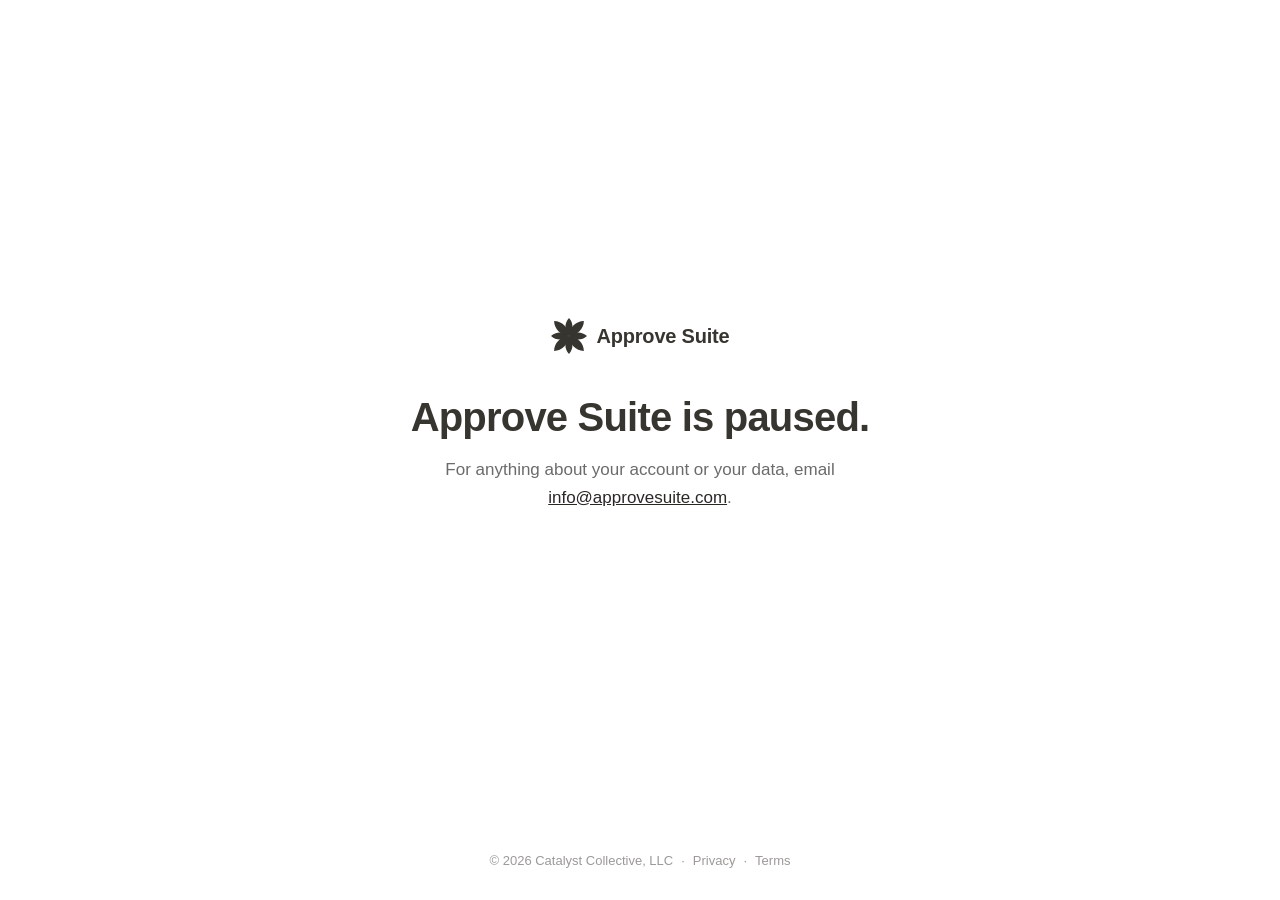
<file: index.html>
<!doctype html>
<html lang="en">
<head>
<meta charset="utf-8">
<meta name="viewport" content="width=device-width, initial-scale=1">
<title>Approve Suite</title>
<meta name="description" content="Approve Suite is paused.">
<meta name="robots" content="index,follow">
<link rel="canonical" href="https://approvesuite.com/">
<link rel="icon" href="/icon.svg" type="image/svg+xml">
<link rel="stylesheet" href="/site.css">
</head>
<body>
<main class="parked">
<span class="brand"><svg viewBox="12 12 51 51" aria-hidden="true"><path d="M 37.410156 37.410156 C 36.691406 49.265625 27.621094 58.335938 16.394531 58.605469 C 16.574219 47.289062 25.644531 38.128906 37.410156 37.410156 Z M 37.410156 37.410156 C 49.265625 38.128906 58.335938 47.289062 58.605469 58.605469 C 47.289062 58.335938 38.128906 49.265625 37.410156 37.410156 Z M 16.394531 16.394531 C 27.621094 16.574219 36.691406 25.644531 37.410156 37.410156 C 25.644531 36.691406 16.574219 27.621094 16.394531 16.394531 Z M 58.605469 16.394531 C 58.335938 27.621094 49.265625 36.691406 37.410156 37.410156 C 38.128906 25.644531 47.289062 16.574219 58.605469 16.394531 Z"/><path d="M 37.394531 37.496094 C 44.113281 45.085938 44.113281 56.035156 37.5 62.972656 C 30.78125 56.035156 30.726562 45.03125 37.394531 37.496094 Z M 37.394531 37.496094 C 44.980469 30.773438 55.984375 30.828125 62.976562 37.496094 C 55.984375 44.164062 44.980469 44.21875 37.394531 37.496094 Z M 12.023438 37.496094 C 18.910156 30.828125 29.859375 30.828125 37.394531 37.496094 C 29.859375 44.164062 18.910156 44.164062 12.023438 37.496094 Z M 37.5 12.019531 C 44.113281 18.957031 44.113281 29.90625 37.394531 37.496094 C 30.726562 29.960938 30.78125 18.957031 37.5 12.019531 Z"/></svg>Approve Suite</span>
<h1>Approve Suite is paused.</h1>
<p>For anything about your account or your data, email <a href="mailto:info@approvesuite.com">info@approvesuite.com</a>.</p>
</main>
<footer class="site-footer">&copy; 2026 Catalyst Collective, LLC<span class="sep">&middot;</span><a href="/privacy/">Privacy</a><span class="sep">&middot;</span><a href="/terms/">Terms</a></footer>
</body>
</html>
</file>
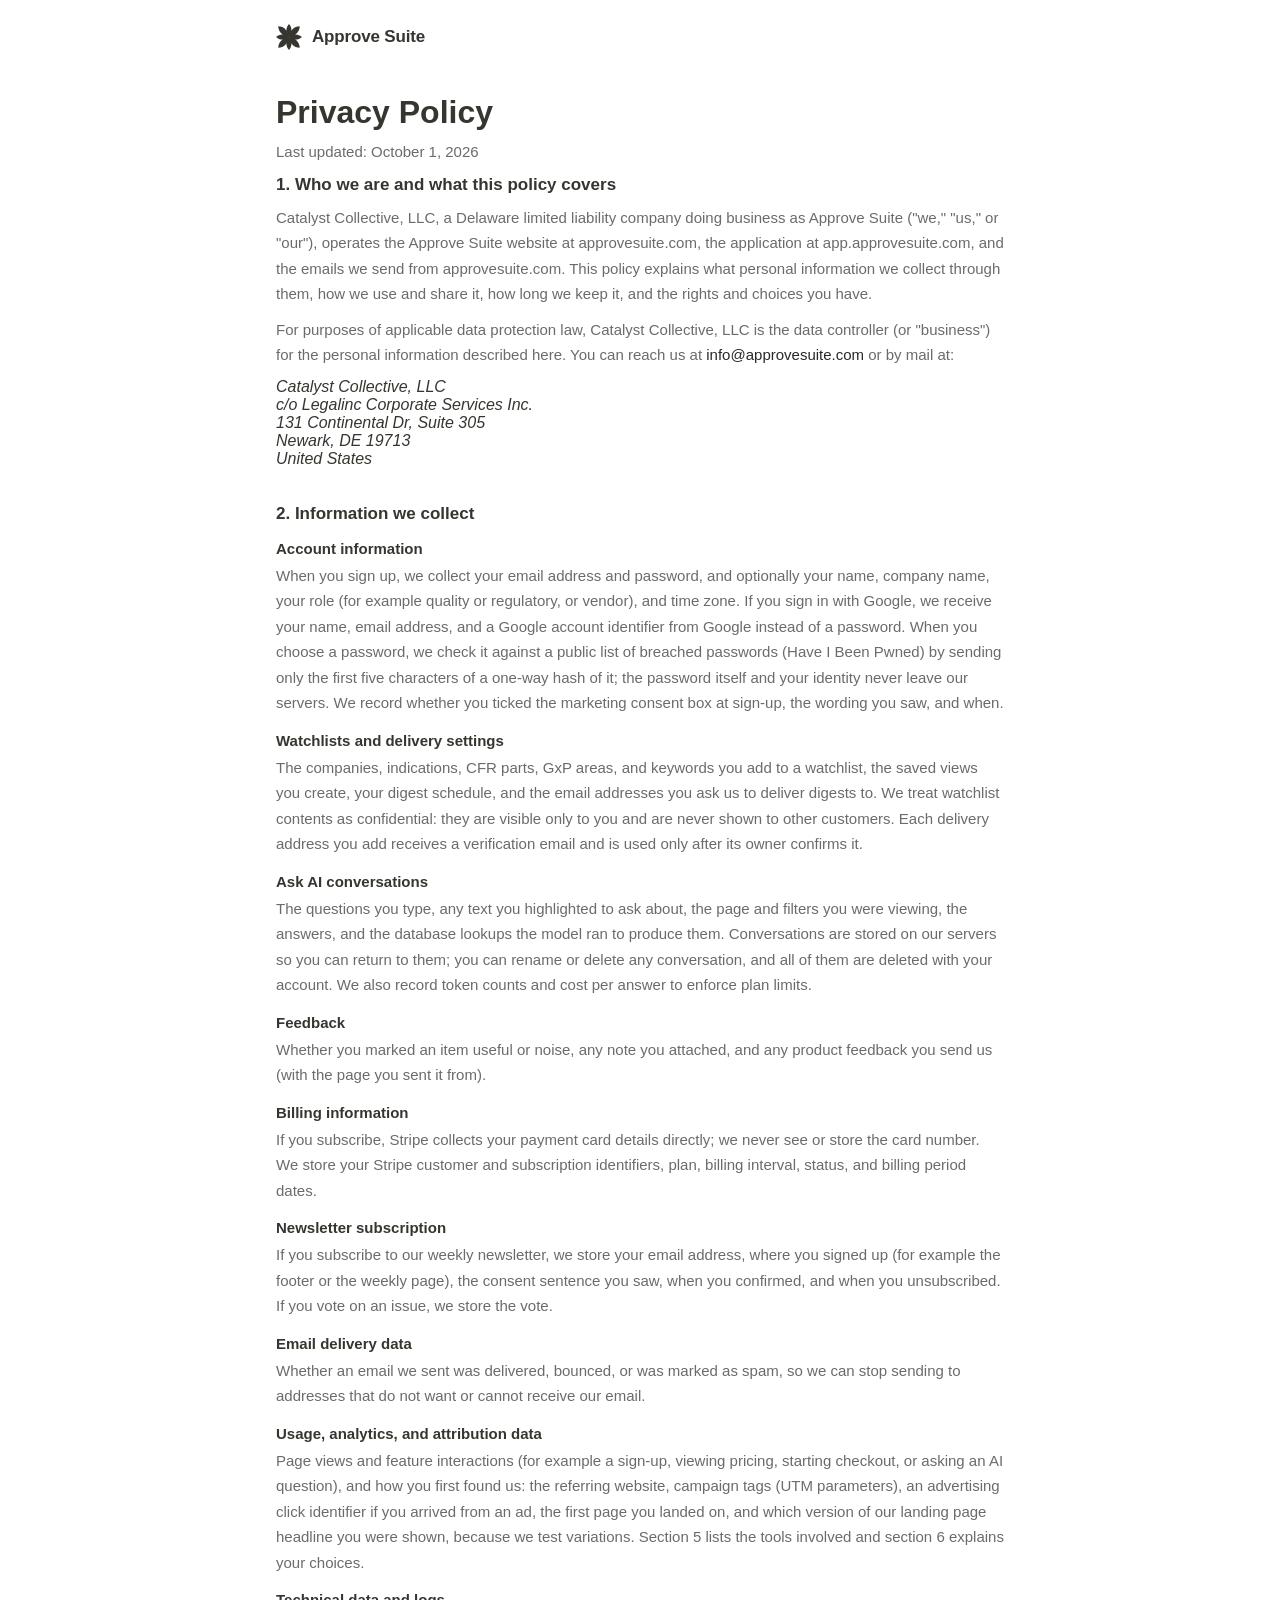
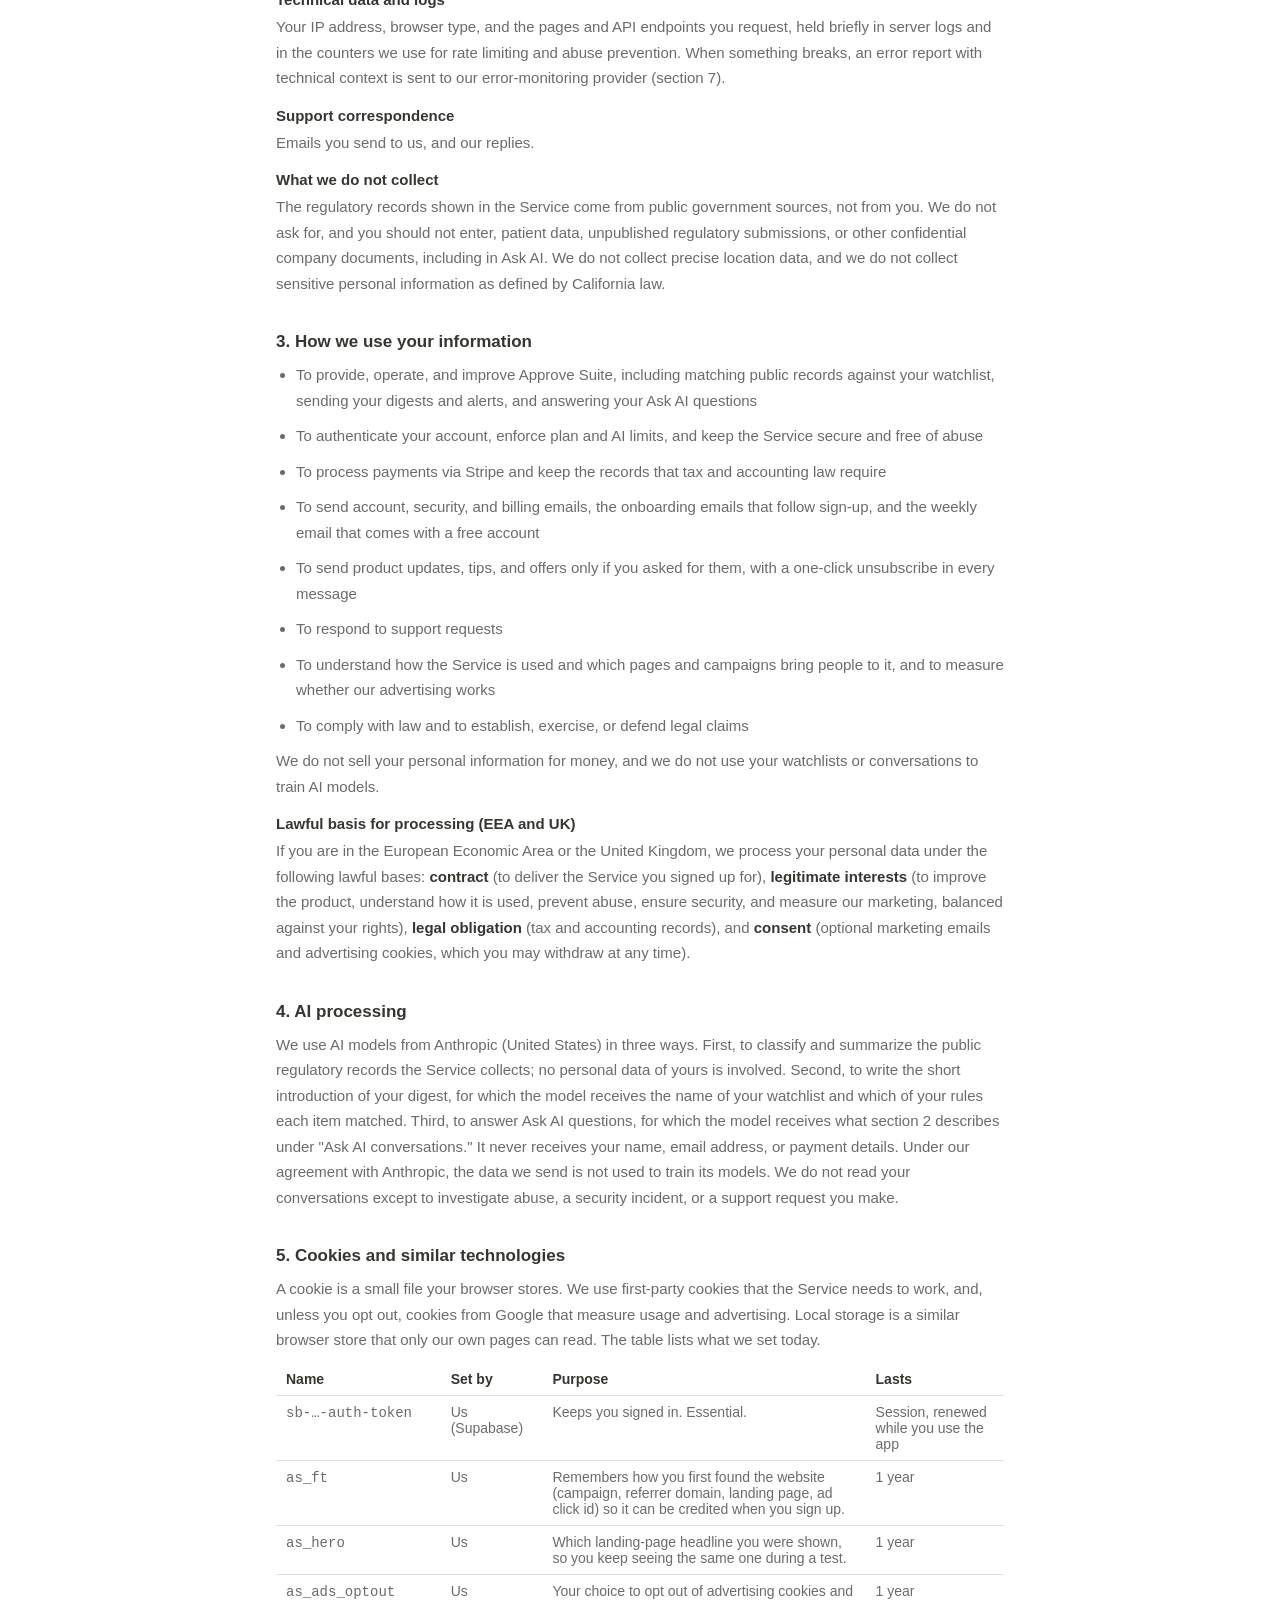
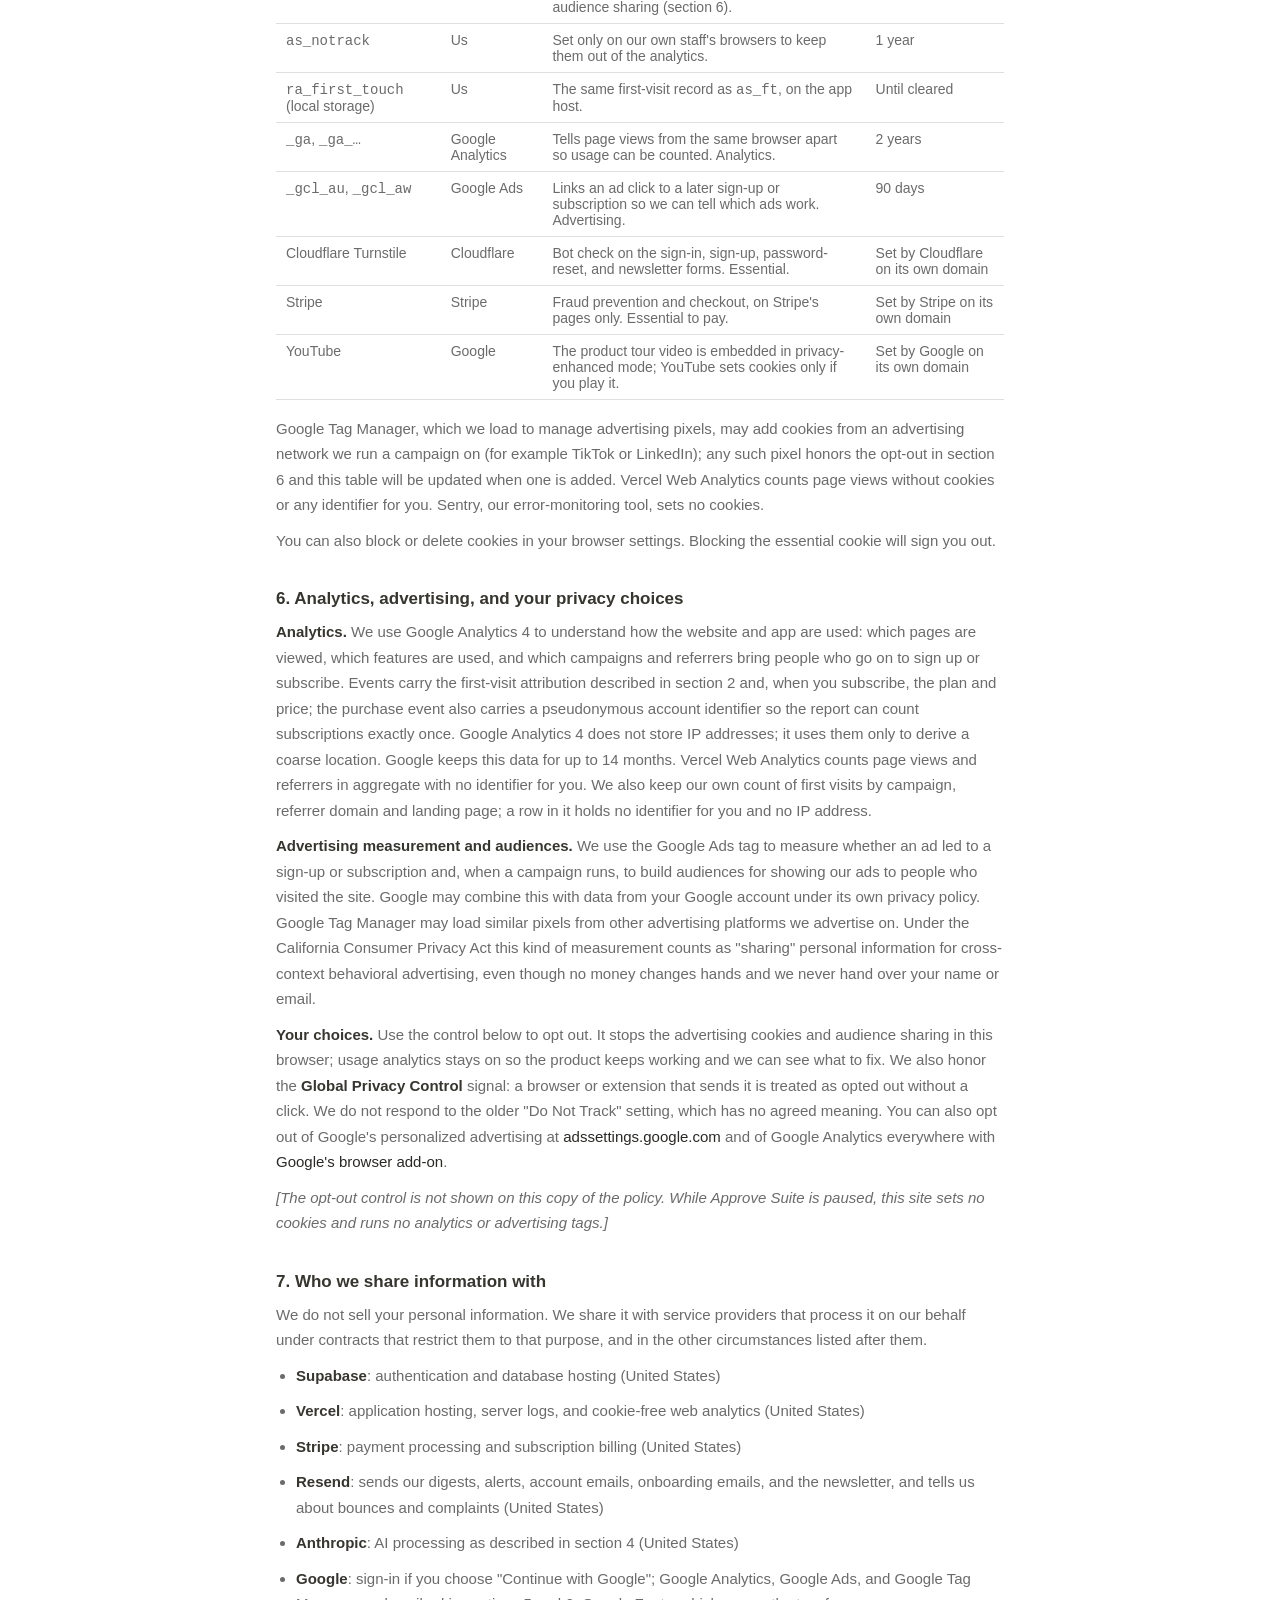
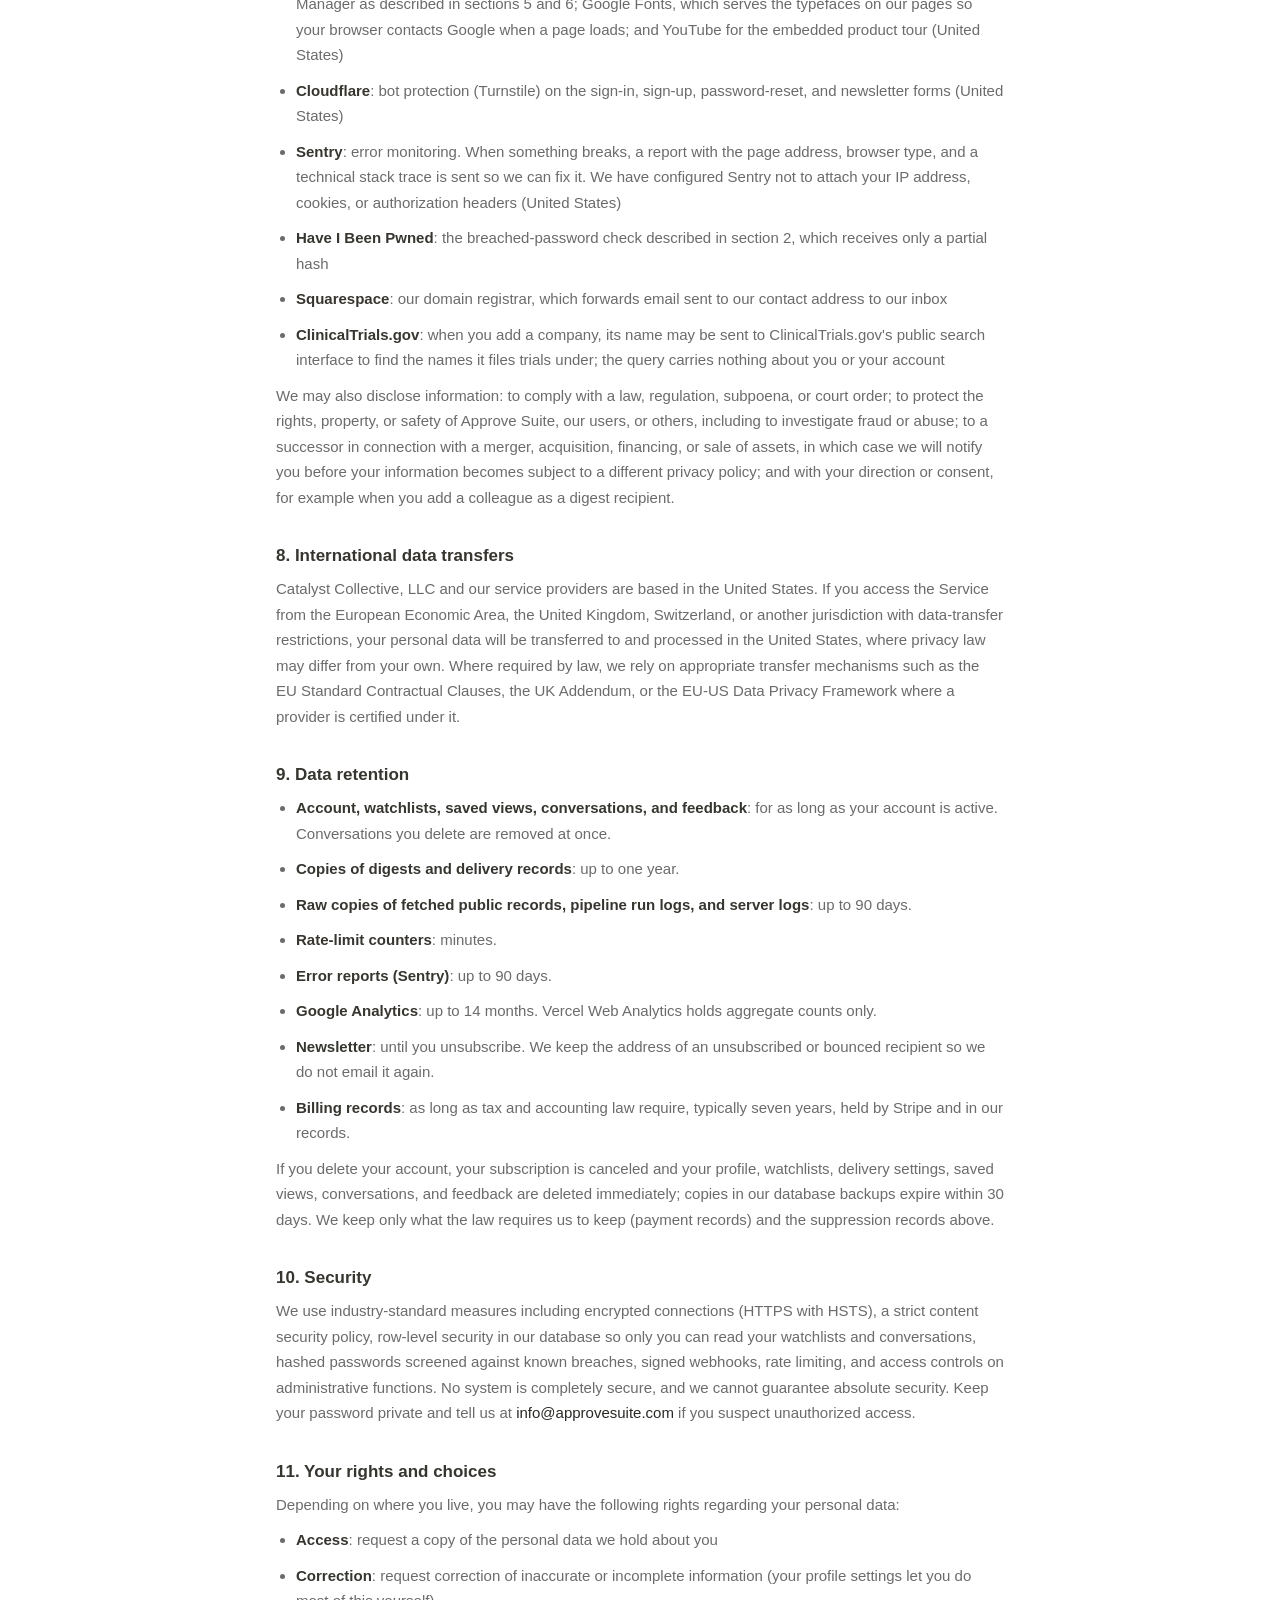
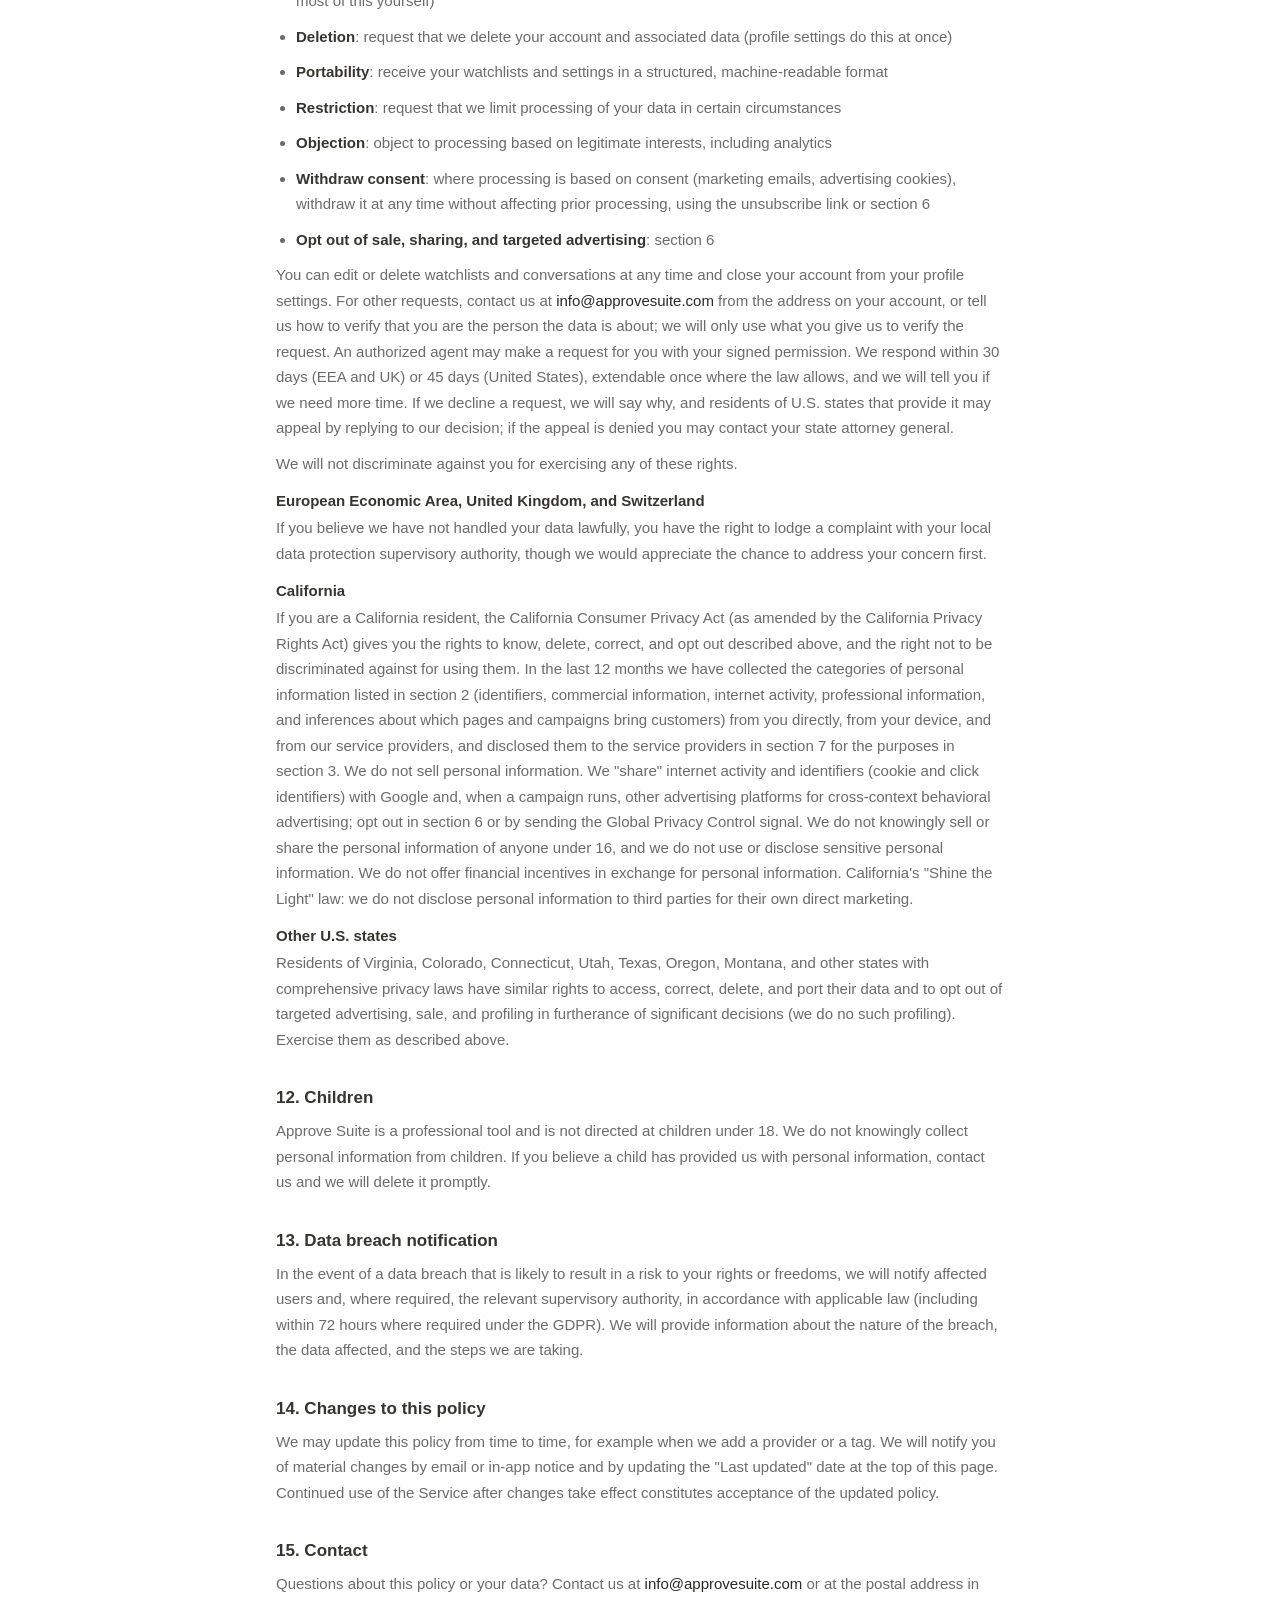
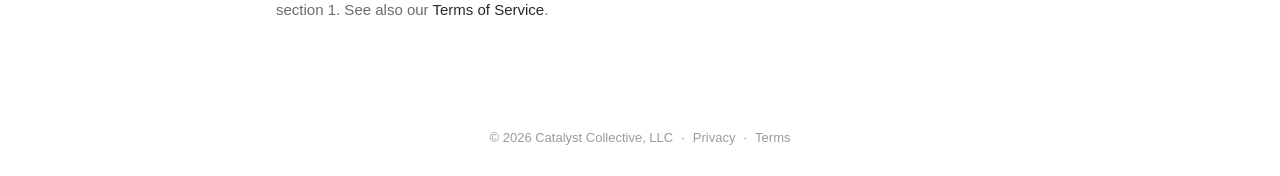
<file: privacy/index.html>
<!doctype html>
<html lang="en">
<head>
<meta charset="utf-8">
<meta name="viewport" content="width=device-width, initial-scale=1">
<title>Privacy Policy | Approve Suite</title>
<meta name="description" content="Privacy Policy for Approve Suite.">
<meta name="robots" content="index,follow">
<link rel="canonical" href="https://approvesuite.com/privacy/">
<link rel="icon" href="/icon.svg" type="image/svg+xml">
<link rel="stylesheet" href="/site.css">
</head>
<body>
<header class="site-header"><a class="brand" href="/"><svg viewBox="12 12 51 51" aria-hidden="true"><path d="M 37.410156 37.410156 C 36.691406 49.265625 27.621094 58.335938 16.394531 58.605469 C 16.574219 47.289062 25.644531 38.128906 37.410156 37.410156 Z M 37.410156 37.410156 C 49.265625 38.128906 58.335938 47.289062 58.605469 58.605469 C 47.289062 58.335938 38.128906 49.265625 37.410156 37.410156 Z M 16.394531 16.394531 C 27.621094 16.574219 36.691406 25.644531 37.410156 37.410156 C 25.644531 36.691406 16.574219 27.621094 16.394531 16.394531 Z M 58.605469 16.394531 C 58.335938 27.621094 49.265625 36.691406 37.410156 37.410156 C 38.128906 25.644531 47.289062 16.574219 58.605469 16.394531 Z"/><path d="M 37.394531 37.496094 C 44.113281 45.085938 44.113281 56.035156 37.5 62.972656 C 30.78125 56.035156 30.726562 45.03125 37.394531 37.496094 Z M 37.394531 37.496094 C 44.980469 30.773438 55.984375 30.828125 62.976562 37.496094 C 55.984375 44.164062 44.980469 44.21875 37.394531 37.496094 Z M 12.023438 37.496094 C 18.910156 30.828125 29.859375 30.828125 37.394531 37.496094 C 29.859375 44.164062 18.910156 44.164062 12.023438 37.496094 Z M 37.5 12.019531 C 44.113281 18.957031 44.113281 29.90625 37.394531 37.496094 C 30.726562 29.960938 30.78125 18.957031 37.5 12.019531 Z"/></svg>Approve Suite</a></header>
<main class="legal-page"><h1>Privacy Policy</h1><p class="legal-updated">Last updated: October 1, 2026</p><section><h2>1. Who we are and what this policy covers</h2><p>Catalyst Collective, LLC, a Delaware limited liability company doing business as Approve Suite (&quot;we,&quot; &quot;us,&quot; or &quot;our&quot;), operates the Approve Suite website at approvesuite.com, the application at app.approvesuite.com, and the emails we send from approvesuite.com. This policy explains what personal information we collect through them, how we use and share it, how long we keep it, and the rights and choices you have.</p><p>For purposes of applicable data protection law, Catalyst Collective, LLC is the data controller (or &quot;business&quot;) for the personal information described here. You can reach us at <a href="mailto:info@approvesuite.com">info@approvesuite.com</a> or by mail at:</p><address>Catalyst Collective, LLC<span><br>c/o Legalinc Corporate Services Inc.</span><span><br>131 Continental Dr, Suite 305</span><span><br>Newark, DE 19713</span><span><br>United States</span></address></section><section><h2>2. Information we collect</h2><h3>Account information</h3><p>When you sign up, we collect your email address and password, and optionally your name, company name, your role (for example quality or regulatory, or vendor), and time zone. If you sign in with Google, we receive your name, email address, and a Google account identifier from Google instead of a password. When you choose a password, we check it against a public list of breached passwords (Have I Been Pwned) by sending only the first five characters of a one-way hash of it; the password itself and your identity never leave our servers. We record whether you ticked the marketing consent box at sign-up, the wording you saw, and when.</p><h3>Watchlists and delivery settings</h3><p>The companies, indications, CFR parts, GxP areas, and keywords you add to a watchlist, the saved views you create, your digest schedule, and the email addresses you ask us to deliver digests to. We treat watchlist contents as confidential: they are visible only to you and are never shown to other customers. Each delivery address you add receives a verification email and is used only after its owner confirms it.</p><h3>Ask AI conversations</h3><p>The questions you type, any text you highlighted to ask about, the page and filters you were viewing, the answers, and the database lookups the model ran to produce them. Conversations are stored on our servers so you can return to them; you can rename or delete any conversation, and all of them are deleted with your account. We also record token counts and cost per answer to enforce plan limits.</p><h3>Feedback</h3><p>Whether you marked an item useful or noise, any note you attached, and any product feedback you send us (with the page you sent it from).</p><h3>Billing information</h3><p>If you subscribe, Stripe collects your payment card details directly; we never see or store the card number. We store your Stripe customer and subscription identifiers, plan, billing interval, status, and billing period dates.</p><h3>Newsletter subscription</h3><p>If you subscribe to our weekly newsletter, we store your email address, where you signed up (for example the footer or the weekly page), the consent sentence you saw, when you confirmed, and when you unsubscribed. If you vote on an issue, we store the vote.</p><h3>Email delivery data</h3><p>Whether an email we sent was delivered, bounced, or was marked as spam, so we can stop sending to addresses that do not want or cannot receive our email.</p><h3>Usage, analytics, and attribution data</h3><p>Page views and feature interactions (for example a sign-up, viewing pricing, starting checkout, or asking an AI question), and how you first found us: the referring website, campaign tags (UTM parameters), an advertising click identifier if you arrived from an ad, the first page you landed on, and which version of our landing page headline you were shown, because we test variations. Section 5 lists the tools involved and section 6 explains your choices.</p><h3>Technical data and logs</h3><p>Your IP address, browser type, and the pages and API endpoints you request, held briefly in server logs and in the counters we use for rate limiting and abuse prevention. When something breaks, an error report with technical context is sent to our error-monitoring provider (section 7).</p><h3>Support correspondence</h3><p>Emails you send to us, and our replies.</p><h3>What we do not collect</h3><p>The regulatory records shown in the Service come from public government sources, not from you. We do not ask for, and you should not enter, patient data, unpublished regulatory submissions, or other confidential company documents, including in Ask AI. We do not collect precise location data, and we do not collect sensitive personal information as defined by California law.</p></section><section><h2>3. How we use your information</h2><ul><li>To provide, operate, and improve Approve Suite, including matching public records against your watchlist, sending your digests and alerts, and answering your Ask AI questions</li><li>To authenticate your account, enforce plan and AI limits, and keep the Service secure and free of abuse</li><li>To process payments via Stripe and keep the records that tax and accounting law require</li><li>To send account, security, and billing emails, the onboarding emails that follow sign-up, and the weekly email that comes with a free account</li><li>To send product updates, tips, and offers only if you asked for them, with a one-click unsubscribe in every message</li><li>To respond to support requests</li><li>To understand how the Service is used and which pages and campaigns bring people to it, and to measure whether our advertising works</li><li>To comply with law and to establish, exercise, or defend legal claims</li></ul><p>We do not sell your personal information for money, and we do not use your watchlists or conversations to train AI models.</p><h3>Lawful basis for processing (EEA and UK)</h3><p>If you are in the European Economic Area or the United Kingdom, we process your personal data under the following lawful bases: <strong>contract</strong> (to deliver the Service you signed up for), <strong>legitimate interests</strong> (to improve the product, understand how it is used, prevent abuse, ensure security, and measure our marketing, balanced against your rights), <strong>legal obligation</strong> (tax and accounting records), and <strong>consent</strong> (optional marketing emails and advertising cookies, which you may withdraw at any time).</p></section><section><h2>4. AI processing</h2><p>We use AI models from Anthropic (United States) in three ways. First, to classify and summarize the public regulatory records the Service collects; no personal data of yours is involved. Second, to write the short introduction of your digest, for which the model receives the name of your watchlist and which of your rules each item matched. Third, to answer Ask AI questions, for which the model receives what section 2 describes under &quot;Ask AI conversations.&quot; It never receives your name, email address, or payment details. Under our agreement with Anthropic, the data we send is not used to train its models. We do not read your conversations except to investigate abuse, a security incident, or a support request you make.</p></section><section><h2>5. Cookies and similar technologies</h2><p>A cookie is a small file your browser stores. We use first-party cookies that the Service needs to work, and, unless you opt out, cookies from Google that measure usage and advertising. Local storage is a similar browser store that only our own pages can read. The table lists what we set today.</p><table><thead><tr><th>Name</th><th>Set by</th><th>Purpose</th><th>Lasts</th></tr></thead><tbody><tr><td><code>sb-…-auth-token</code></td><td>Us (Supabase)</td><td>Keeps you signed in. Essential.</td><td>Session, renewed while you use the app</td></tr><tr><td><code>as_ft</code></td><td>Us</td><td>Remembers how you first found the website (campaign, referrer domain, landing page, ad click id) so it can be credited when you sign up.</td><td>1 year</td></tr><tr><td><code>as_hero</code></td><td>Us</td><td>Which landing-page headline you were shown, so you keep seeing the same one during a test.</td><td>1 year</td></tr><tr><td><code>as_ads_optout</code></td><td>Us</td><td>Your choice to opt out of advertising cookies and audience sharing (section 6).</td><td>1 year</td></tr><tr><td><code>as_notrack</code></td><td>Us</td><td>Set only on our own staff&#x27;s browsers to keep them out of the analytics.</td><td>1 year</td></tr><tr><td><code>ra_first_touch</code> (local storage)</td><td>Us</td><td>The same first-visit record as <code>as_ft</code>, on the app host.</td><td>Until cleared</td></tr><tr><td><code>_ga</code>, <code>_ga_…</code></td><td>Google Analytics</td><td>Tells page views from the same browser apart so usage can be counted. Analytics.</td><td>2 years</td></tr><tr><td><code>_gcl_au</code>, <code>_gcl_aw</code></td><td>Google Ads</td><td>Links an ad click to a later sign-up or subscription so we can tell which ads work. Advertising.</td><td>90 days</td></tr><tr><td>Cloudflare Turnstile</td><td>Cloudflare</td><td>Bot check on the sign-in, sign-up, password-reset, and newsletter forms. Essential.</td><td>Set by Cloudflare on its own domain</td></tr><tr><td>Stripe</td><td>Stripe</td><td>Fraud prevention and checkout, on Stripe&#x27;s pages only. Essential to pay.</td><td>Set by Stripe on its own domain</td></tr><tr><td>YouTube</td><td>Google</td><td>The product tour video is embedded in privacy-enhanced mode; YouTube sets cookies only if you play it.</td><td>Set by Google on its own domain</td></tr></tbody></table><p>Google Tag Manager, which we load to manage advertising pixels, may add cookies from an advertising network we run a campaign on (for example TikTok or LinkedIn); any such pixel honors the opt-out in section 6 and this table will be updated when one is added. Vercel Web Analytics counts page views without cookies or any identifier for you. Sentry, our error-monitoring tool, sets no cookies.</p><p>You can also block or delete cookies in your browser settings. Blocking the essential cookie will sign you out.</p></section><section id="your-privacy-choices"><h2>6. Analytics, advertising, and your privacy choices</h2><p><strong>Analytics.</strong> We use Google Analytics 4 to understand how the website and app are used: which pages are viewed, which features are used, and which campaigns and referrers bring people who go on to sign up or subscribe. Events carry the first-visit attribution described in section 2 and, when you subscribe, the plan and price; the purchase event also carries a pseudonymous account identifier so the report can count subscriptions exactly once. Google Analytics 4 does not store IP addresses; it uses them only to derive a coarse location. Google keeps this data for up to 14 months. Vercel Web Analytics counts page views and referrers in aggregate with no identifier for you. We also keep our own count of first visits by campaign, referrer domain and landing page; a row in it holds no identifier for you and no IP address.</p><p><strong>Advertising measurement and audiences.</strong> We use the Google Ads tag to measure whether an ad led to a sign-up or subscription and, when a campaign runs, to build audiences for showing our ads to people who visited the site. Google may combine this with data from your Google account under its own privacy policy. Google Tag Manager may load similar pixels from other advertising platforms we advertise on. Under the California Consumer Privacy Act this kind of measurement counts as &quot;sharing&quot; personal information for cross-context behavioral advertising, even though no money changes hands and we never hand over your name or email.</p><p><strong>Your choices.</strong> Use the control below to opt out. It stops the advertising cookies and audience sharing in this browser; usage analytics stays on so the product keeps working and we can see what to fix. We also honor the <strong>Global Privacy Control</strong> signal: a browser or extension that sends it is treated as opted out without a click. We do not respond to the older &quot;Do Not Track&quot; setting, which has no agreed meaning. You can also opt out of Google&#x27;s personalized advertising at <a href="https://adssettings.google.com">adssettings.google.com</a> and of Google Analytics everywhere with <a href="https://tools.google.com/dlpage/gaoptout">Google&#x27;s browser add-on</a>.</p><p class="archive-note">[The opt-out control is not shown on this copy of the policy. While Approve Suite is paused, this site sets no cookies and runs no analytics or advertising tags.]</p></section><section><h2>7. Who we share information with</h2><p>We do not sell your personal information. We share it with service providers that process it on our behalf under contracts that restrict them to that purpose, and in the other circumstances listed after them.</p><ul><li><strong>Supabase</strong>: authentication and database hosting (United States)</li><li><strong>Vercel</strong>: application hosting, server logs, and cookie-free web analytics (United States)</li><li><strong>Stripe</strong>: payment processing and subscription billing (United States)</li><li><strong>Resend</strong>: sends our digests, alerts, account emails, onboarding emails, and the newsletter, and tells us about bounces and complaints (United States)</li><li><strong>Anthropic</strong>: AI processing as described in section 4 (United States)</li><li><strong>Google</strong>: sign-in if you choose &quot;Continue with Google&quot;; Google Analytics, Google Ads, and Google Tag Manager as described in sections 5 and 6; Google Fonts, which serves the typefaces on our pages so your browser contacts Google when a page loads; and YouTube for the embedded product tour (United States)</li><li><strong>Cloudflare</strong>: bot protection (Turnstile) on the sign-in, sign-up, password-reset, and newsletter forms (United States)</li><li><strong>Sentry</strong>: error monitoring. When something breaks, a report with the page address, browser type, and a technical stack trace is sent so we can fix it. We have configured Sentry not to attach your IP address, cookies, or authorization headers (United States)</li><li><strong>Have I Been Pwned</strong>: the breached-password check described in section 2, which receives only a partial hash</li><li><strong>Squarespace</strong>: our domain registrar, which forwards email sent to our contact address to our inbox</li><li><strong>ClinicalTrials.gov</strong>: when you add a company, its name may be sent to ClinicalTrials.gov&#x27;s public search interface to find the names it files trials under; the query carries nothing about you or your account</li></ul><p>We may also disclose information: to comply with a law, regulation, subpoena, or court order; to protect the rights, property, or safety of Approve Suite, our users, or others, including to investigate fraud or abuse; to a successor in connection with a merger, acquisition, financing, or sale of assets, in which case we will notify you before your information becomes subject to a different privacy policy; and with your direction or consent, for example when you add a colleague as a digest recipient.</p></section><section><h2>8. International data transfers</h2><p>Catalyst Collective, LLC and our service providers are based in the United States. If you access the Service from the European Economic Area, the United Kingdom, Switzerland, or another jurisdiction with data-transfer restrictions, your personal data will be transferred to and processed in the United States, where privacy law may differ from your own. Where required by law, we rely on appropriate transfer mechanisms such as the EU Standard Contractual Clauses, the UK Addendum, or the EU-US Data Privacy Framework where a provider is certified under it.</p></section><section><h2>9. Data retention</h2><ul><li><strong>Account, watchlists, saved views, conversations, and feedback</strong>: for as long as your account is active. Conversations you delete are removed at once.</li><li><strong>Copies of digests and delivery records</strong>: up to one year.</li><li><strong>Raw copies of fetched public records, pipeline run logs, and server logs</strong>: up to 90 days.</li><li><strong>Rate-limit counters</strong>: minutes.</li><li><strong>Error reports (Sentry)</strong>: up to 90 days.</li><li><strong>Google Analytics</strong>: up to 14 months. Vercel Web Analytics holds aggregate counts only.</li><li><strong>Newsletter</strong>: until you unsubscribe. We keep the address of an unsubscribed or bounced recipient so we do not email it again.</li><li><strong>Billing records</strong>: as long as tax and accounting law require, typically seven years, held by Stripe and in our records.</li></ul><p>If you delete your account, your subscription is canceled and your profile, watchlists, delivery settings, saved views, conversations, and feedback are deleted immediately; copies in our database backups expire within 30 days. We keep only what the law requires us to keep (payment records) and the suppression records above.</p></section><section><h2>10. Security</h2><p>We use industry-standard measures including encrypted connections (HTTPS with HSTS), a strict content security policy, row-level security in our database so only you can read your watchlists and conversations, hashed passwords screened against known breaches, signed webhooks, rate limiting, and access controls on administrative functions. No system is completely secure, and we cannot guarantee absolute security. Keep your password private and tell us at <a href="mailto:info@approvesuite.com">info@approvesuite.com</a> if you suspect unauthorized access.</p></section><section><h2>11. Your rights and choices</h2><p>Depending on where you live, you may have the following rights regarding your personal data:</p><ul><li><strong>Access</strong>: request a copy of the personal data we hold about you</li><li><strong>Correction</strong>: request correction of inaccurate or incomplete information (your profile settings let you do most of this yourself)</li><li><strong>Deletion</strong>: request that we delete your account and associated data (profile settings do this at once)</li><li><strong>Portability</strong>: receive your watchlists and settings in a structured, machine-readable format</li><li><strong>Restriction</strong>: request that we limit processing of your data in certain circumstances</li><li><strong>Objection</strong>: object to processing based on legitimate interests, including analytics</li><li><strong>Withdraw consent</strong>: where processing is based on consent (marketing emails, advertising cookies), withdraw it at any time without affecting prior processing, using the unsubscribe link or section 6</li><li><strong>Opt out of sale, sharing, and targeted advertising</strong>: section 6</li></ul><p>You can edit or delete watchlists and conversations at any time and close your account from your profile settings. For other requests, contact us at <a href="mailto:info@approvesuite.com">info@approvesuite.com</a> from the address on your account, or tell us how to verify that you are the person the data is about; we will only use what you give us to verify the request. An authorized agent may make a request for you with your signed permission. We respond within 30 days (EEA and UK) or 45 days (United States), extendable once where the law allows, and we will tell you if we need more time. If we decline a request, we will say why, and residents of U.S. states that provide it may appeal by replying to our decision; if the appeal is denied you may contact your state attorney general.</p><p>We will not discriminate against you for exercising any of these rights.</p><h3>European Economic Area, United Kingdom, and Switzerland</h3><p>If you believe we have not handled your data lawfully, you have the right to lodge a complaint with your local data protection supervisory authority, though we would appreciate the chance to address your concern first.</p><h3>California</h3><p>If you are a California resident, the California Consumer Privacy Act (as amended by the California Privacy Rights Act) gives you the rights to know, delete, correct, and opt out described above, and the right not to be discriminated against for using them. In the last 12 months we have collected the categories of personal information listed in section 2 (identifiers, commercial information, internet activity, professional information, and inferences about which pages and campaigns bring customers) from you directly, from your device, and from our service providers, and disclosed them to the service providers in section 7 for the purposes in section 3. We do not sell personal information. We &quot;share&quot; internet activity and identifiers (cookie and click identifiers) with Google and, when a campaign runs, other advertising platforms for cross-context behavioral advertising; opt out in section 6 or by sending the Global Privacy Control signal. We do not knowingly sell or share the personal information of anyone under 16, and we do not use or disclose sensitive personal information. We do not offer financial incentives in exchange for personal information. California&#x27;s &quot;Shine the Light&quot; law: we do not disclose personal information to third parties for their own direct marketing.</p><h3>Other U.S. states</h3><p>Residents of Virginia, Colorado, Connecticut, Utah, Texas, Oregon, Montana, and other states with comprehensive privacy laws have similar rights to access, correct, delete, and port their data and to opt out of targeted advertising, sale, and profiling in furtherance of significant decisions (we do no such profiling). Exercise them as described above.</p></section><section><h2>12. Children</h2><p>Approve Suite is a professional tool and is not directed at children under 18. We do not knowingly collect personal information from children. If you believe a child has provided us with personal information, contact us and we will delete it promptly.</p></section><section><h2>13. Data breach notification</h2><p>In the event of a data breach that is likely to result in a risk to your rights or freedoms, we will notify affected users and, where required, the relevant supervisory authority, in accordance with applicable law (including within 72 hours where required under the GDPR). We will provide information about the nature of the breach, the data affected, and the steps we are taking.</p></section><section><h2>14. Changes to this policy</h2><p>We may update this policy from time to time, for example when we add a provider or a tag. We will notify you of material changes by email or in-app notice and by updating the &quot;Last updated&quot; date at the top of this page. Continued use of the Service after changes take effect constitutes acceptance of the updated policy.</p></section><section><h2>15. Contact</h2><p>Questions about this policy or your data? Contact us at <a href="mailto:info@approvesuite.com">info@approvesuite.com</a> or at the postal address in section 1. See also our <a href="/terms/">Terms of Service</a>.</p></section></main>
<footer class="site-footer">&copy; 2026 Catalyst Collective, LLC<span class="sep">&middot;</span><a href="/privacy/">Privacy</a><span class="sep">&middot;</span><a href="/terms/">Terms</a></footer>
</body>
</html>
</file>
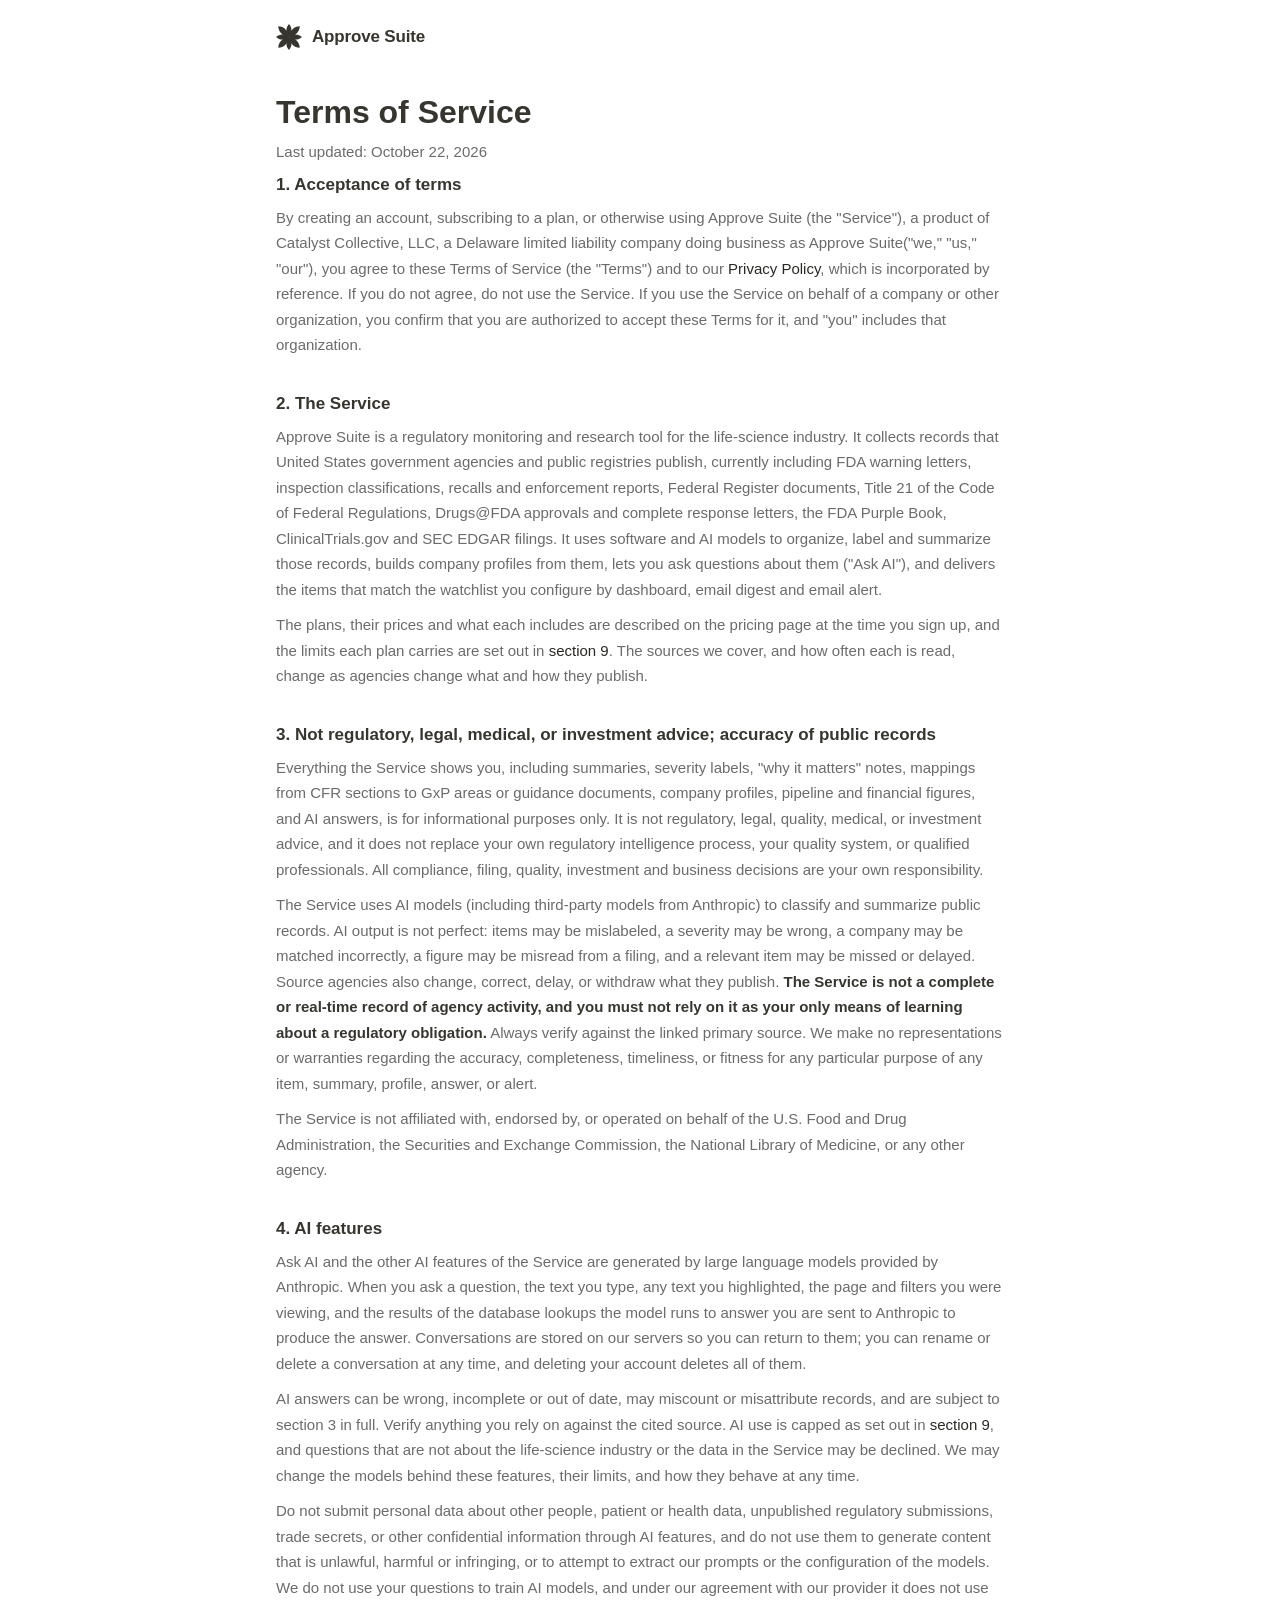
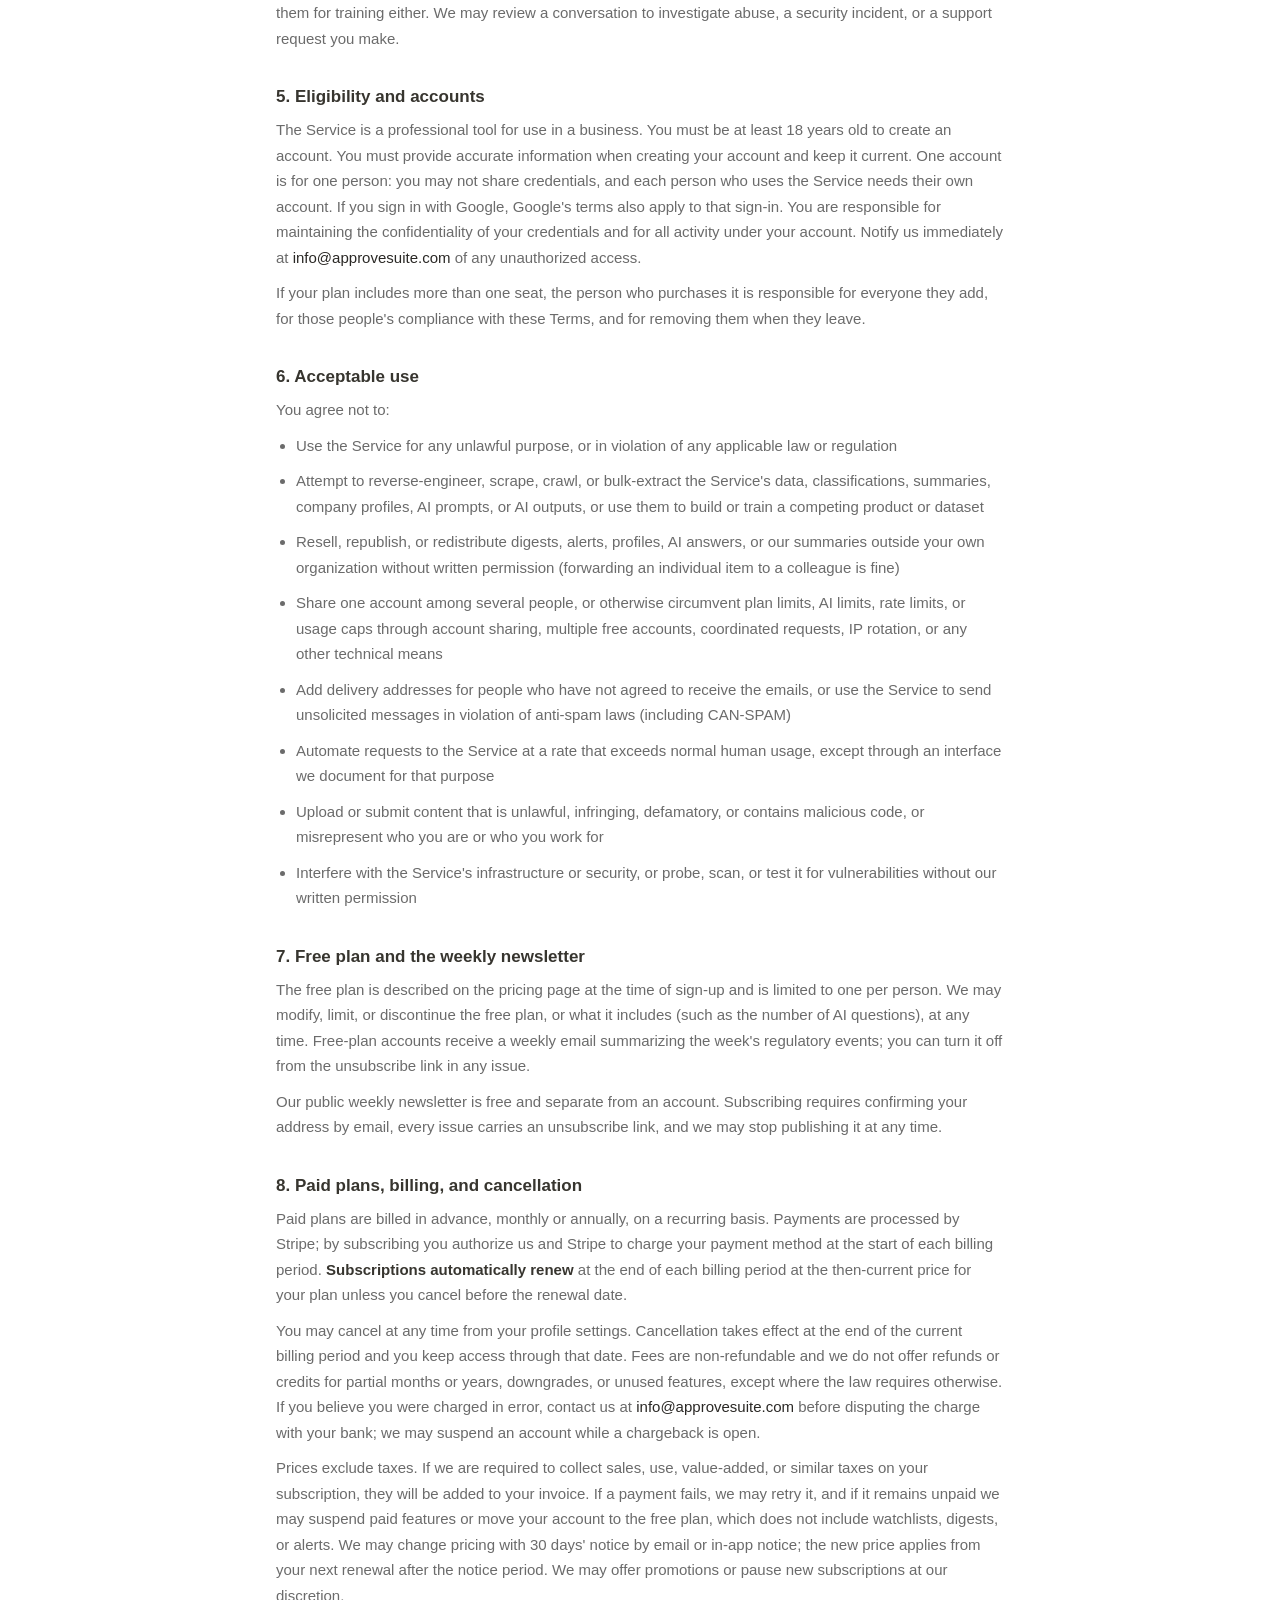
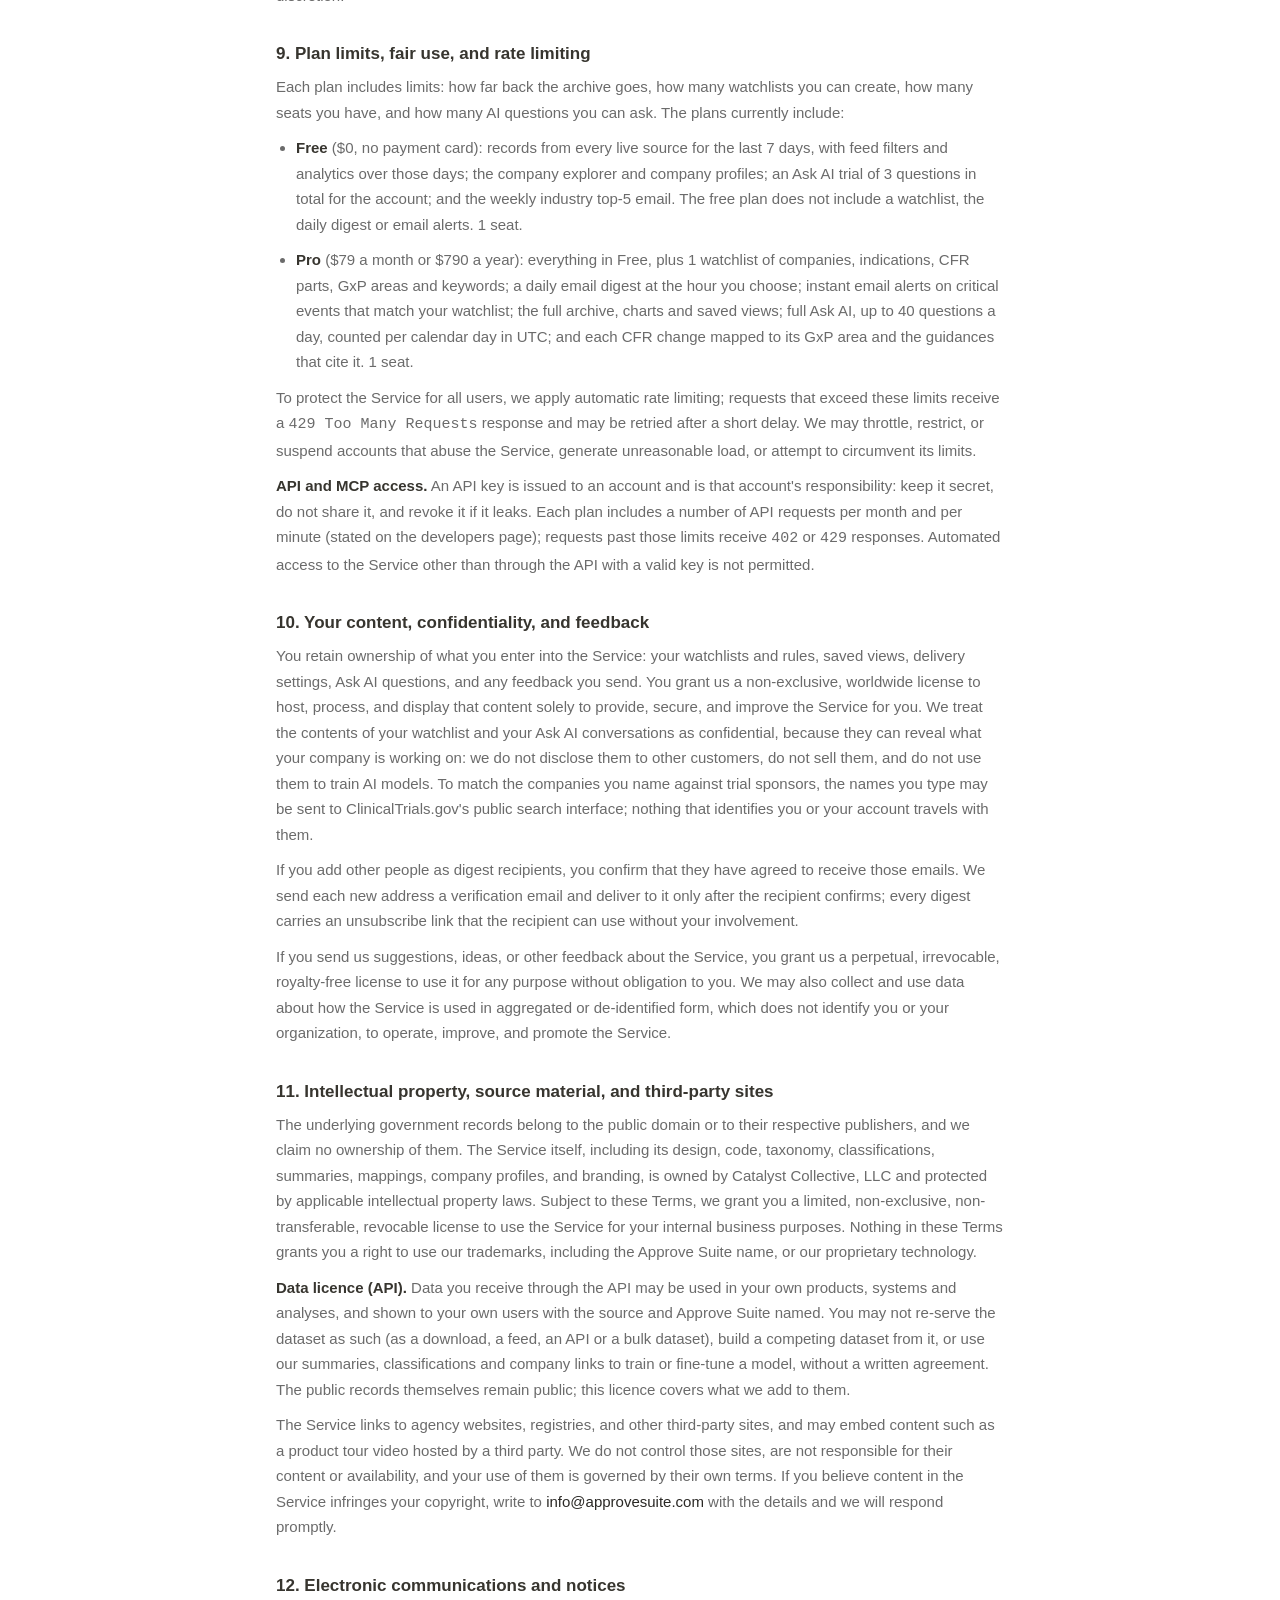
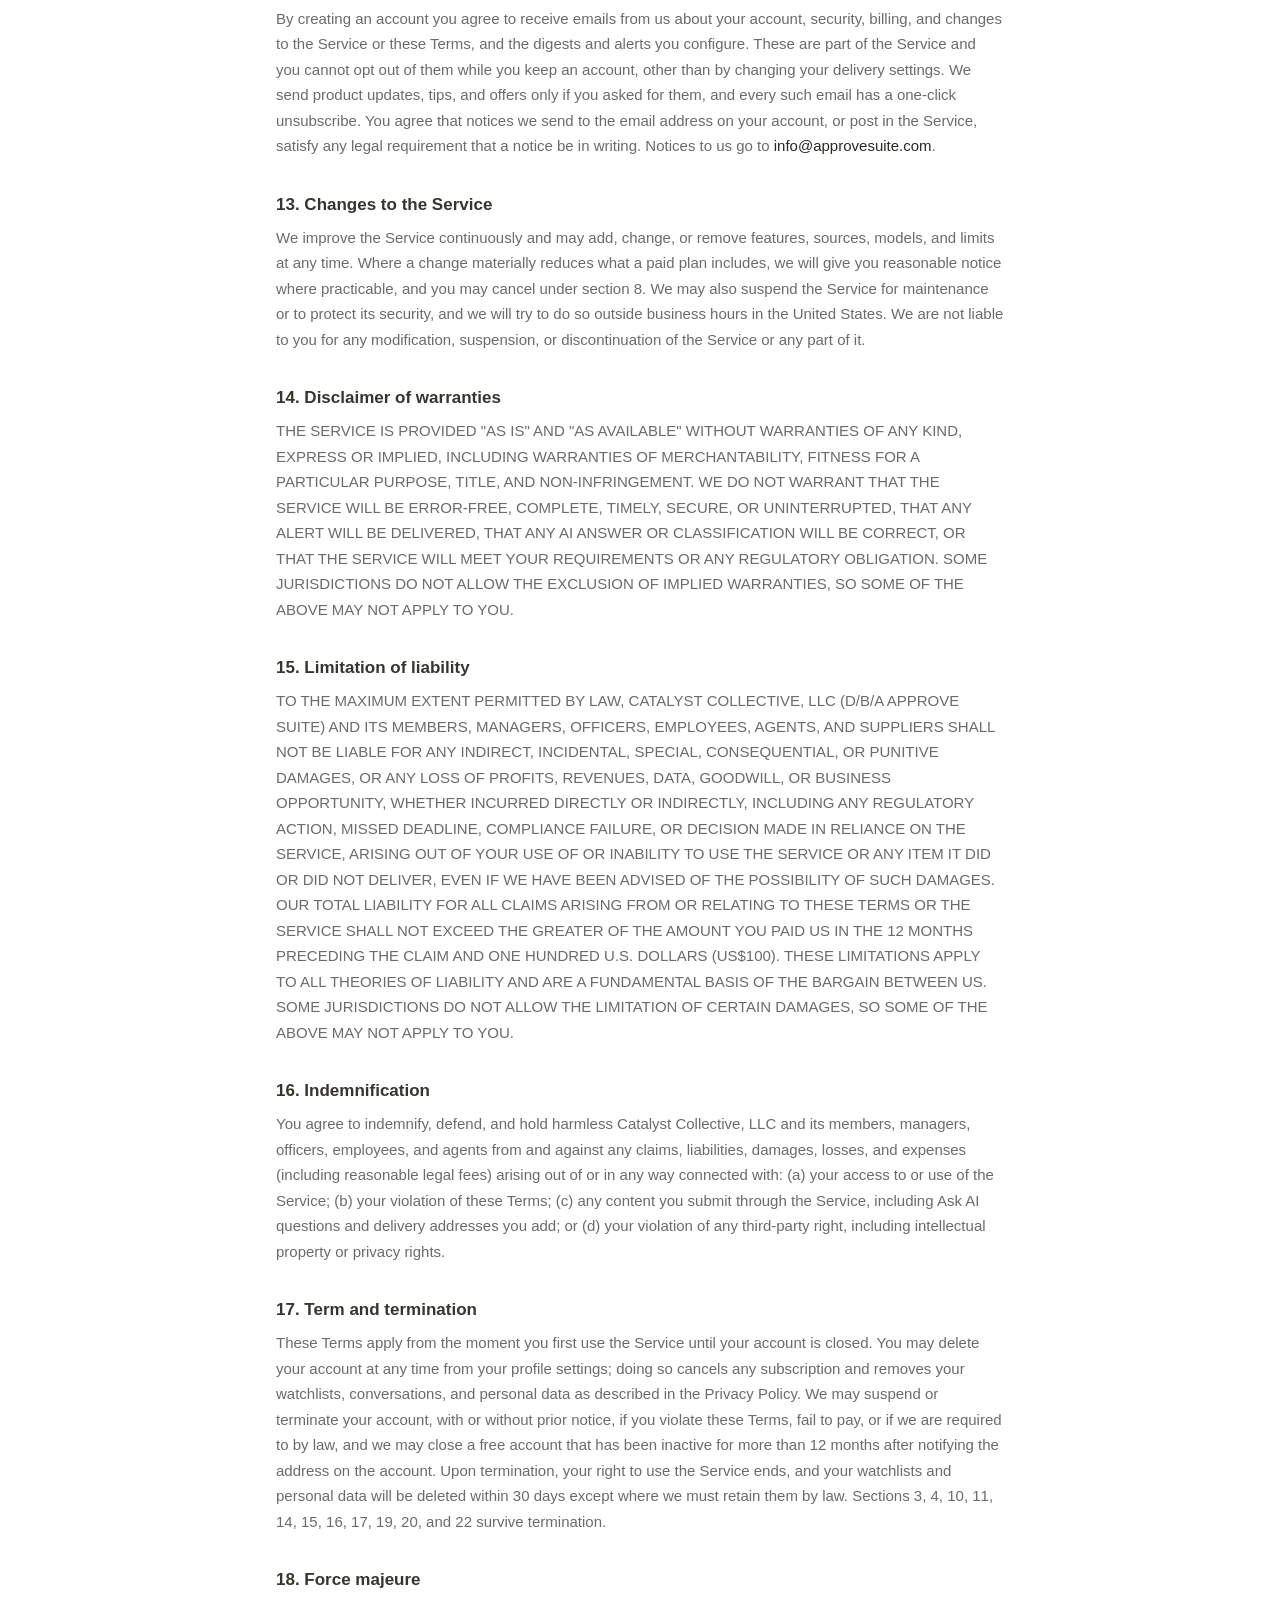
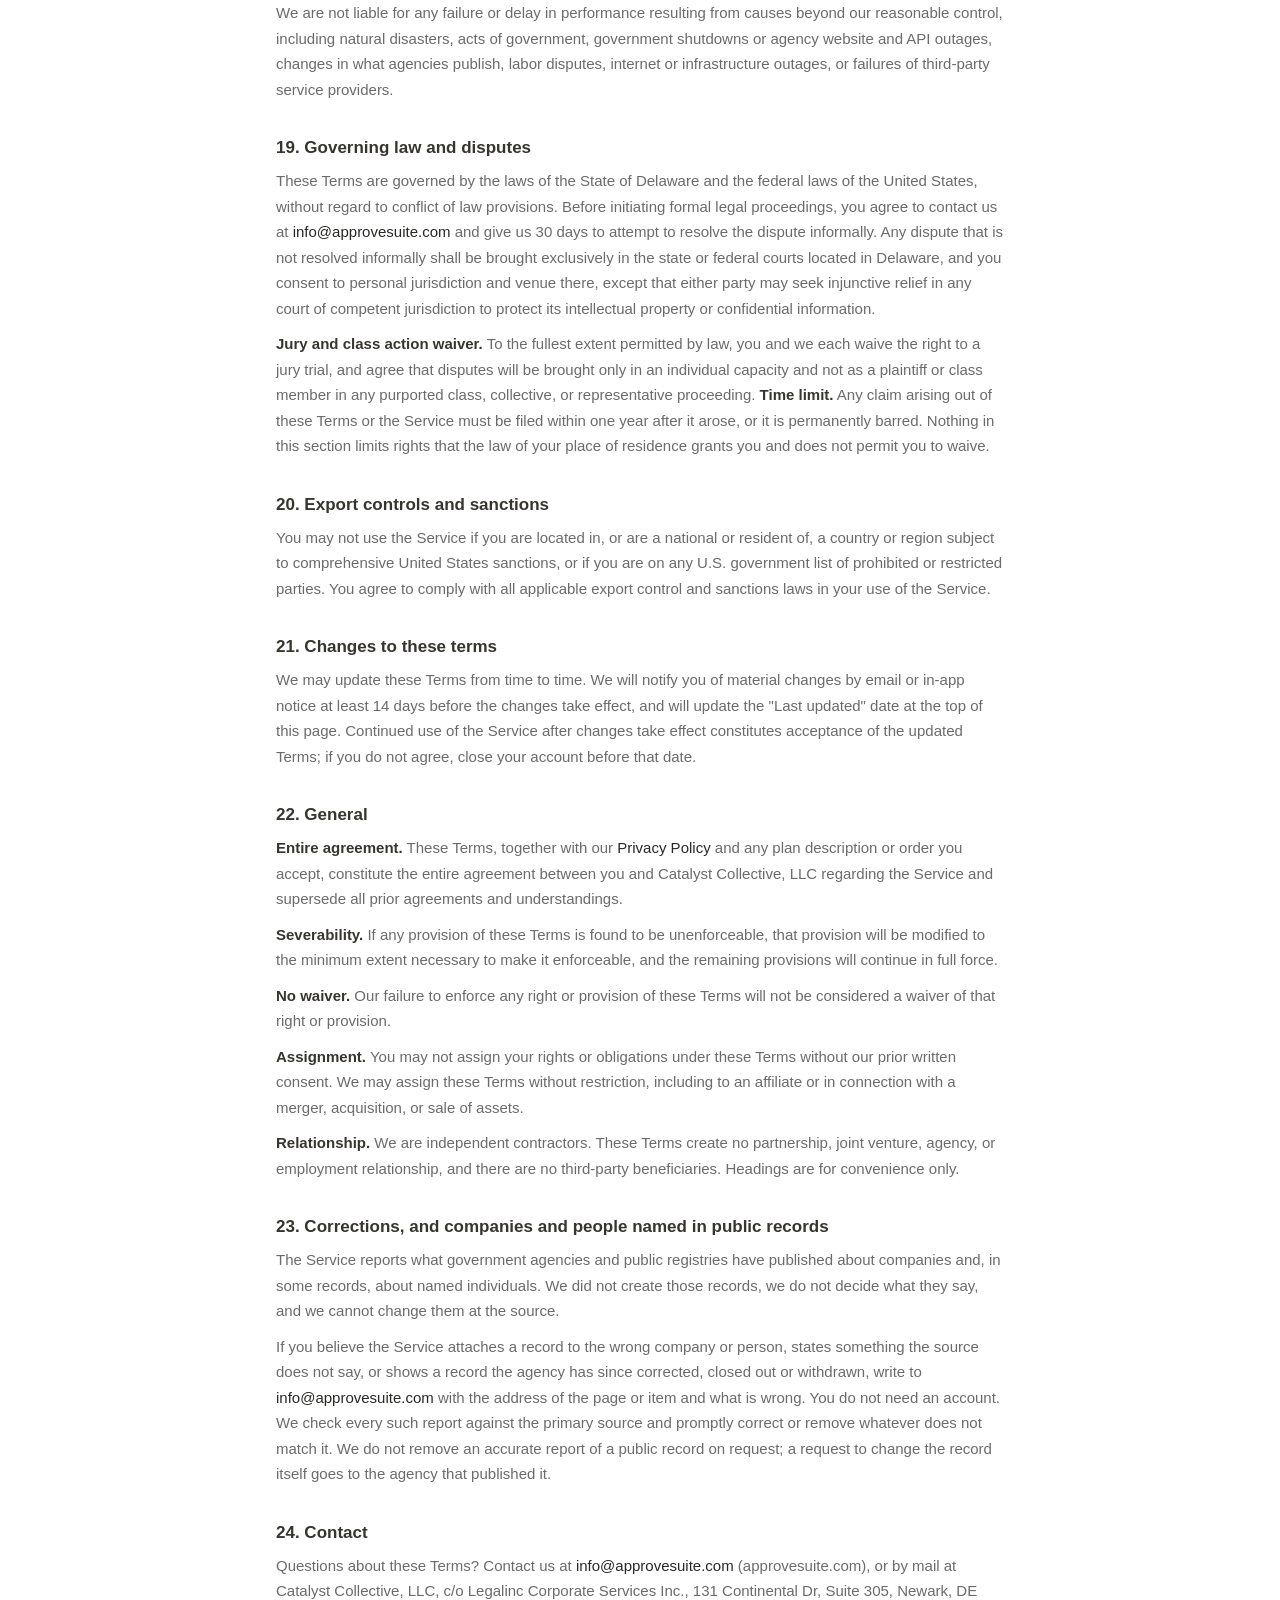
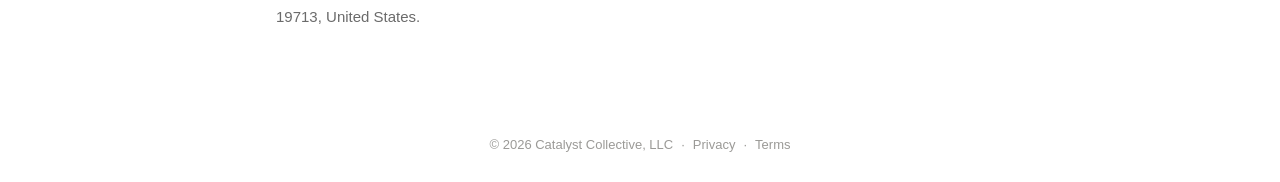
<file: terms/index.html>
<!doctype html>
<html lang="en">
<head>
<meta charset="utf-8">
<meta name="viewport" content="width=device-width, initial-scale=1">
<title>Terms of Service | Approve Suite</title>
<meta name="description" content="Terms of Service for Approve Suite.">
<meta name="robots" content="index,follow">
<link rel="canonical" href="https://approvesuite.com/terms/">
<link rel="icon" href="/icon.svg" type="image/svg+xml">
<link rel="stylesheet" href="/site.css">
</head>
<body>
<header class="site-header"><a class="brand" href="/"><svg viewBox="12 12 51 51" aria-hidden="true"><path d="M 37.410156 37.410156 C 36.691406 49.265625 27.621094 58.335938 16.394531 58.605469 C 16.574219 47.289062 25.644531 38.128906 37.410156 37.410156 Z M 37.410156 37.410156 C 49.265625 38.128906 58.335938 47.289062 58.605469 58.605469 C 47.289062 58.335938 38.128906 49.265625 37.410156 37.410156 Z M 16.394531 16.394531 C 27.621094 16.574219 36.691406 25.644531 37.410156 37.410156 C 25.644531 36.691406 16.574219 27.621094 16.394531 16.394531 Z M 58.605469 16.394531 C 58.335938 27.621094 49.265625 36.691406 37.410156 37.410156 C 38.128906 25.644531 47.289062 16.574219 58.605469 16.394531 Z"/><path d="M 37.394531 37.496094 C 44.113281 45.085938 44.113281 56.035156 37.5 62.972656 C 30.78125 56.035156 30.726562 45.03125 37.394531 37.496094 Z M 37.394531 37.496094 C 44.980469 30.773438 55.984375 30.828125 62.976562 37.496094 C 55.984375 44.164062 44.980469 44.21875 37.394531 37.496094 Z M 12.023438 37.496094 C 18.910156 30.828125 29.859375 30.828125 37.394531 37.496094 C 29.859375 44.164062 18.910156 44.164062 12.023438 37.496094 Z M 37.5 12.019531 C 44.113281 18.957031 44.113281 29.90625 37.394531 37.496094 C 30.726562 29.960938 30.78125 18.957031 37.5 12.019531 Z"/></svg>Approve Suite</a></header>
<main class="legal-page"><h1>Terms of Service</h1><p class="legal-updated">Last updated: October 22, 2026</p><section><h2>1. Acceptance of terms</h2><p>By creating an account, subscribing to a plan, or otherwise using Approve Suite (the &quot;Service&quot;), a product of Catalyst Collective, LLC, a Delaware limited liability company doing business as Approve Suite(&quot;we,&quot; &quot;us,&quot; &quot;our&quot;), you agree to these Terms of Service (the &quot;Terms&quot;) and to our <a href="/privacy/">Privacy Policy</a>, which is incorporated by reference. If you do not agree, do not use the Service. If you use the Service on behalf of a company or other organization, you confirm that you are authorized to accept these Terms for it, and &quot;you&quot; includes that organization.</p></section><section><h2>2. The Service</h2><p>Approve Suite is a regulatory monitoring and research tool for the life-science industry. It collects records that United States government agencies and public registries publish, currently including FDA warning letters, inspection classifications, recalls and enforcement reports, Federal Register documents, Title 21 of the Code of Federal Regulations, Drugs@FDA approvals and complete response letters, the FDA Purple Book, ClinicalTrials.gov and SEC EDGAR filings. It uses software and AI models to organize, label and summarize those records, builds company profiles from them, lets you ask questions about them (&quot;Ask AI&quot;), and delivers the items that match the watchlist you configure by dashboard, email digest and email alert.</p><p>The plans, their prices and what each includes are described on the pricing page at the time you sign up, and the limits each plan carries are set out in <a href="#plans">section 9</a>. The sources we cover, and how often each is read, change as agencies change what and how they publish.</p></section><section><h2>3. Not regulatory, legal, medical, or investment advice; accuracy of public records</h2><p>Everything the Service shows you, including summaries, severity labels, &quot;why it matters&quot; notes, mappings from CFR sections to GxP areas or guidance documents, company profiles, pipeline and financial figures, and AI answers, is for informational purposes only. It is not regulatory, legal, quality, medical, or investment advice, and it does not replace your own regulatory intelligence process, your quality system, or qualified professionals. All compliance, filing, quality, investment and business decisions are your own responsibility.</p><p>The Service uses AI models (including third-party models from Anthropic) to classify and summarize public records. AI output is not perfect: items may be mislabeled, a severity may be wrong, a company may be matched incorrectly, a figure may be misread from a filing, and a relevant item may be missed or delayed. Source agencies also change, correct, delay, or withdraw what they publish. <strong>The Service is not a complete or real-time record of agency activity, and you must not rely on it as your only means of learning about a regulatory obligation.</strong> Always verify against the linked primary source. We make no representations or warranties regarding the accuracy, completeness, timeliness, or fitness for any particular purpose of any item, summary, profile, answer, or alert.</p><p>The Service is not affiliated with, endorsed by, or operated on behalf of the U.S. Food and Drug Administration, the Securities and Exchange Commission, the National Library of Medicine, or any other agency.</p></section><section><h2>4. AI features</h2><p>Ask AI and the other AI features of the Service are generated by large language models provided by Anthropic. When you ask a question, the text you type, any text you highlighted, the page and filters you were viewing, and the results of the database lookups the model runs to answer you are sent to Anthropic to produce the answer. Conversations are stored on our servers so you can return to them; you can rename or delete a conversation at any time, and deleting your account deletes all of them.</p><p>AI answers can be wrong, incomplete or out of date, may miscount or misattribute records, and are subject to section 3 in full. Verify anything you rely on against the cited source. AI use is capped as set out in <a href="#plans">section 9</a>, and questions that are not about the life-science industry or the data in the Service may be declined. We may change the models behind these features, their limits, and how they behave at any time.</p><p>Do not submit personal data about other people, patient or health data, unpublished regulatory submissions, trade secrets, or other confidential information through AI features, and do not use them to generate content that is unlawful, harmful or infringing, or to attempt to extract our prompts or the configuration of the models. We do not use your questions to train AI models, and under our agreement with our provider it does not use them for training either. We may review a conversation to investigate abuse, a security incident, or a support request you make.</p></section><section><h2>5. Eligibility and accounts</h2><p>The Service is a professional tool for use in a business. You must be at least 18 years old to create an account. You must provide accurate information when creating your account and keep it current. One account is for one person: you may not share credentials, and each person who uses the Service needs their own account. If you sign in with Google, Google&#x27;s terms also apply to that sign-in. You are responsible for maintaining the confidentiality of your credentials and for all activity under your account. Notify us immediately at <a href="mailto:info@approvesuite.com">info@approvesuite.com</a> of any unauthorized access.</p><p>If your plan includes more than one seat, the person who purchases it is responsible for everyone they add, for those people&#x27;s compliance with these Terms, and for removing them when they leave.</p></section><section><h2>6. Acceptable use</h2><p>You agree not to:</p><ul><li>Use the Service for any unlawful purpose, or in violation of any applicable law or regulation</li><li>Attempt to reverse-engineer, scrape, crawl, or bulk-extract the Service&#x27;s data, classifications, summaries, company profiles, AI prompts, or AI outputs, or use them to build or train a competing product or dataset</li><li>Resell, republish, or redistribute digests, alerts, profiles, AI answers, or our summaries outside your own organization without written permission (forwarding an individual item to a colleague is fine)</li><li>Share one account among several people, or otherwise circumvent plan limits, AI limits, rate limits, or usage caps through account sharing, multiple free accounts, coordinated requests, IP rotation, or any other technical means</li><li>Add delivery addresses for people who have not agreed to receive the emails, or use the Service to send unsolicited messages in violation of anti-spam laws (including CAN-SPAM)</li><li>Automate requests to the Service at a rate that exceeds normal human usage, except through an interface we document for that purpose</li><li>Upload or submit content that is unlawful, infringing, defamatory, or contains malicious code, or misrepresent who you are or who you work for</li><li>Interfere with the Service&#x27;s infrastructure or security, or probe, scan, or test it for vulnerabilities without our written permission</li></ul></section><section><h2>7. Free plan and the weekly newsletter</h2><p>The free plan is described on the pricing page at the time of sign-up and is limited to one per person. We may modify, limit, or discontinue the free plan, or what it includes (such as the number of AI questions), at any time. Free-plan accounts receive a weekly email summarizing the week&#x27;s regulatory events; you can turn it off from the unsubscribe link in any issue.</p><p>Our public weekly newsletter is free and separate from an account. Subscribing requires confirming your address by email, every issue carries an unsubscribe link, and we may stop publishing it at any time.</p></section><section><h2>8. Paid plans, billing, and cancellation</h2><p>Paid plans are billed in advance, monthly or annually, on a recurring basis. Payments are processed by Stripe; by subscribing you authorize us and Stripe to charge your payment method at the start of each billing period. <strong>Subscriptions automatically renew</strong> at the end of each billing period at the then-current price for your plan unless you cancel before the renewal date.</p><p>You may cancel at any time from your profile settings. Cancellation takes effect at the end of the current billing period and you keep access through that date. Fees are non-refundable and we do not offer refunds or credits for partial months or years, downgrades, or unused features, except where the law requires otherwise. If you believe you were charged in error, contact us at <a href="mailto:info@approvesuite.com">info@approvesuite.com</a> before disputing the charge with your bank; we may suspend an account while a chargeback is open.</p><p>Prices exclude taxes. If we are required to collect sales, use, value-added, or similar taxes on your subscription, they will be added to your invoice. If a payment fails, we may retry it, and if it remains unpaid we may suspend paid features or move your account to the free plan, which does not include watchlists, digests, or alerts. We may change pricing with 30 days&#x27; notice by email or in-app notice; the new price applies from your next renewal after the notice period. We may offer promotions or pause new subscriptions at our discretion.</p></section><section id="plans"><h2>9. Plan limits, fair use, and rate limiting</h2><p>Each plan includes limits: how far back the archive goes, how many watchlists you can create, how many seats you have, and how many AI questions you can ask. The plans currently include:</p><ul><li><strong>Free</strong> ($0, no payment card): records from every live source for the last 7 days, with feed filters and analytics over those days; the company explorer and company profiles; an Ask AI trial of 3 questions in total for the account; and the weekly industry top-5 email. The free plan does not include a watchlist, the daily digest or email alerts. 1 seat.</li><li><strong>Pro</strong> ($79 a month or $790 a year): everything in Free, plus 1 watchlist of companies, indications, CFR parts, GxP areas and keywords; a daily email digest at the hour you choose; instant email alerts on critical events that match your watchlist; the full archive, charts and saved views; full Ask AI, up to 40 questions a day, counted per calendar day in UTC; and each CFR change mapped to its GxP area and the guidances that cite it. 1 seat.</li></ul><p>To protect the Service for all users, we apply automatic rate limiting; requests that exceed these limits receive a <code>429 Too Many Requests</code> response and may be retried after a short delay. We may throttle, restrict, or suspend accounts that abuse the Service, generate unreasonable load, or attempt to circumvent its limits.</p><p><strong>API and MCP access.</strong> An API key is issued to an account and is that account&#x27;s responsibility: keep it secret, do not share it, and revoke it if it leaks. Each plan includes a number of API requests per month and per minute (stated on the developers page); requests past those limits receive <code>402</code> or <code>429</code> responses. Automated access to the Service other than through the API with a valid key is not permitted.</p></section><section><h2>10. Your content, confidentiality, and feedback</h2><p>You retain ownership of what you enter into the Service: your watchlists and rules, saved views, delivery settings, Ask AI questions, and any feedback you send. You grant us a non-exclusive, worldwide license to host, process, and display that content solely to provide, secure, and improve the Service for you. We treat the contents of your watchlist and your Ask AI conversations as confidential, because they can reveal what your company is working on: we do not disclose them to other customers, do not sell them, and do not use them to train AI models. To match the companies you name against trial sponsors, the names you type may be sent to ClinicalTrials.gov&#x27;s public search interface; nothing that identifies you or your account travels with them.</p><p>If you add other people as digest recipients, you confirm that they have agreed to receive those emails. We send each new address a verification email and deliver to it only after the recipient confirms; every digest carries an unsubscribe link that the recipient can use without your involvement.</p><p>If you send us suggestions, ideas, or other feedback about the Service, you grant us a perpetual, irrevocable, royalty-free license to use it for any purpose without obligation to you. We may also collect and use data about how the Service is used in aggregated or de-identified form, which does not identify you or your organization, to operate, improve, and promote the Service.</p></section><section><h2>11. Intellectual property, source material, and third-party sites</h2><p>The underlying government records belong to the public domain or to their respective publishers, and we claim no ownership of them. The Service itself, including its design, code, taxonomy, classifications, summaries, mappings, company profiles, and branding, is owned by Catalyst Collective, LLC and protected by applicable intellectual property laws. Subject to these Terms, we grant you a limited, non-exclusive, non-transferable, revocable license to use the Service for your internal business purposes. Nothing in these Terms grants you a right to use our trademarks, including the Approve Suite name, or our proprietary technology.</p><p><strong>Data licence (API).</strong> Data you receive through the API may be used in your own products, systems and analyses, and shown to your own users with the source and Approve Suite named. You may not re-serve the dataset as such (as a download, a feed, an API or a bulk dataset), build a competing dataset from it, or use our summaries, classifications and company links to train or fine-tune a model, without a written agreement. The public records themselves remain public; this licence covers what we add to them.</p><p>The Service links to agency websites, registries, and other third-party sites, and may embed content such as a product tour video hosted by a third party. We do not control those sites, are not responsible for their content or availability, and your use of them is governed by their own terms. If you believe content in the Service infringes your copyright, write to <a href="mailto:info@approvesuite.com">info@approvesuite.com</a> with the details and we will respond promptly.</p></section><section><h2>12. Electronic communications and notices</h2><p>By creating an account you agree to receive emails from us about your account, security, billing, and changes to the Service or these Terms, and the digests and alerts you configure. These are part of the Service and you cannot opt out of them while you keep an account, other than by changing your delivery settings. We send product updates, tips, and offers only if you asked for them, and every such email has a one-click unsubscribe. You agree that notices we send to the email address on your account, or post in the Service, satisfy any legal requirement that a notice be in writing. Notices to us go to <a href="mailto:info@approvesuite.com">info@approvesuite.com</a>.</p></section><section><h2>13. Changes to the Service</h2><p>We improve the Service continuously and may add, change, or remove features, sources, models, and limits at any time. Where a change materially reduces what a paid plan includes, we will give you reasonable notice where practicable, and you may cancel under section 8. We may also suspend the Service for maintenance or to protect its security, and we will try to do so outside business hours in the United States. We are not liable to you for any modification, suspension, or discontinuation of the Service or any part of it.</p></section><section><h2>14. Disclaimer of warranties</h2><p>THE SERVICE IS PROVIDED &quot;AS IS&quot; AND &quot;AS AVAILABLE&quot; WITHOUT WARRANTIES OF ANY KIND, EXPRESS OR IMPLIED, INCLUDING WARRANTIES OF MERCHANTABILITY, FITNESS FOR A PARTICULAR PURPOSE, TITLE, AND NON-INFRINGEMENT. WE DO NOT WARRANT THAT THE SERVICE WILL BE ERROR-FREE, COMPLETE, TIMELY, SECURE, OR UNINTERRUPTED, THAT ANY ALERT WILL BE DELIVERED, THAT ANY AI ANSWER OR CLASSIFICATION WILL BE CORRECT, OR THAT THE SERVICE WILL MEET YOUR REQUIREMENTS OR ANY REGULATORY OBLIGATION. SOME JURISDICTIONS DO NOT ALLOW THE EXCLUSION OF IMPLIED WARRANTIES, SO SOME OF THE ABOVE MAY NOT APPLY TO YOU.</p></section><section><h2>15. Limitation of liability</h2><p>TO THE MAXIMUM EXTENT PERMITTED BY LAW, CATALYST COLLECTIVE, LLC (D/B/A APPROVE SUITE) AND ITS MEMBERS, MANAGERS, OFFICERS, EMPLOYEES, AGENTS, AND SUPPLIERS SHALL NOT BE LIABLE FOR ANY INDIRECT, INCIDENTAL, SPECIAL, CONSEQUENTIAL, OR PUNITIVE DAMAGES, OR ANY LOSS OF PROFITS, REVENUES, DATA, GOODWILL, OR BUSINESS OPPORTUNITY, WHETHER INCURRED DIRECTLY OR INDIRECTLY, INCLUDING ANY REGULATORY ACTION, MISSED DEADLINE, COMPLIANCE FAILURE, OR DECISION MADE IN RELIANCE ON THE SERVICE, ARISING OUT OF YOUR USE OF OR INABILITY TO USE THE SERVICE OR ANY ITEM IT DID OR DID NOT DELIVER, EVEN IF WE HAVE BEEN ADVISED OF THE POSSIBILITY OF SUCH DAMAGES. OUR TOTAL LIABILITY FOR ALL CLAIMS ARISING FROM OR RELATING TO THESE TERMS OR THE SERVICE SHALL NOT EXCEED THE GREATER OF THE AMOUNT YOU PAID US IN THE 12 MONTHS PRECEDING THE CLAIM AND ONE HUNDRED U.S. DOLLARS (US$100). THESE LIMITATIONS APPLY TO ALL THEORIES OF LIABILITY AND ARE A FUNDAMENTAL BASIS OF THE BARGAIN BETWEEN US. SOME JURISDICTIONS DO NOT ALLOW THE LIMITATION OF CERTAIN DAMAGES, SO SOME OF THE ABOVE MAY NOT APPLY TO YOU.</p></section><section><h2>16. Indemnification</h2><p>You agree to indemnify, defend, and hold harmless Catalyst Collective, LLC and its members, managers, officers, employees, and agents from and against any claims, liabilities, damages, losses, and expenses (including reasonable legal fees) arising out of or in any way connected with: (a) your access to or use of the Service; (b) your violation of these Terms; (c) any content you submit through the Service, including Ask AI questions and delivery addresses you add; or (d) your violation of any third-party right, including intellectual property or privacy rights.</p></section><section><h2>17. Term and termination</h2><p>These Terms apply from the moment you first use the Service until your account is closed. You may delete your account at any time from your profile settings; doing so cancels any subscription and removes your watchlists, conversations, and personal data as described in the Privacy Policy. We may suspend or terminate your account, with or without prior notice, if you violate these Terms, fail to pay, or if we are required to by law, and we may close a free account that has been inactive for more than 12 months after notifying the address on the account. Upon termination, your right to use the Service ends, and your watchlists and personal data will be deleted within 30 days except where we must retain them by law. Sections 3, 4, 10, 11, 14, 15, 16, 17, 19, 20, and 22 survive termination.</p></section><section><h2>18. Force majeure</h2><p>We are not liable for any failure or delay in performance resulting from causes beyond our reasonable control, including natural disasters, acts of government, government shutdowns or agency website and API outages, changes in what agencies publish, labor disputes, internet or infrastructure outages, or failures of third-party service providers.</p></section><section><h2>19. Governing law and disputes</h2><p>These Terms are governed by the laws of the State of Delaware and the federal laws of the United States, without regard to conflict of law provisions. Before initiating formal legal proceedings, you agree to contact us at <a href="mailto:info@approvesuite.com">info@approvesuite.com</a> and give us 30 days to attempt to resolve the dispute informally. Any dispute that is not resolved informally shall be brought exclusively in the state or federal courts located in Delaware, and you consent to personal jurisdiction and venue there, except that either party may seek injunctive relief in any court of competent jurisdiction to protect its intellectual property or confidential information.</p><p><strong>Jury and class action waiver.</strong> To the fullest extent permitted by law, you and we each waive the right to a jury trial, and agree that disputes will be brought only in an individual capacity and not as a plaintiff or class member in any purported class, collective, or representative proceeding. <strong>Time limit.</strong> Any claim arising out of these Terms or the Service must be filed within one year after it arose, or it is permanently barred. Nothing in this section limits rights that the law of your place of residence grants you and does not permit you to waive.</p></section><section><h2>20. Export controls and sanctions</h2><p>You may not use the Service if you are located in, or are a national or resident of, a country or region subject to comprehensive United States sanctions, or if you are on any U.S. government list of prohibited or restricted parties. You agree to comply with all applicable export control and sanctions laws in your use of the Service.</p></section><section><h2>21. Changes to these terms</h2><p>We may update these Terms from time to time. We will notify you of material changes by email or in-app notice at least 14 days before the changes take effect, and will update the &quot;Last updated&quot; date at the top of this page. Continued use of the Service after changes take effect constitutes acceptance of the updated Terms; if you do not agree, close your account before that date.</p></section><section><h2>22. General</h2><p><strong>Entire agreement.</strong> These Terms, together with our <a href="/privacy/">Privacy Policy</a> and any plan description or order you accept, constitute the entire agreement between you and Catalyst Collective, LLC regarding the Service and supersede all prior agreements and understandings.</p><p><strong>Severability.</strong> If any provision of these Terms is found to be unenforceable, that provision will be modified to the minimum extent necessary to make it enforceable, and the remaining provisions will continue in full force.</p><p><strong>No waiver.</strong> Our failure to enforce any right or provision of these Terms will not be considered a waiver of that right or provision.</p><p><strong>Assignment.</strong> You may not assign your rights or obligations under these Terms without our prior written consent. We may assign these Terms without restriction, including to an affiliate or in connection with a merger, acquisition, or sale of assets.</p><p><strong>Relationship.</strong> We are independent contractors. These Terms create no partnership, joint venture, agency, or employment relationship, and there are no third-party beneficiaries. Headings are for convenience only.</p></section><section id="corrections"><h2>23. Corrections, and companies and people named in public records</h2><p>The Service reports what government agencies and public registries have published about companies and, in some records, about named individuals. We did not create those records, we do not decide what they say, and we cannot change them at the source.</p><p>If you believe the Service attaches a record to the wrong company or person, states something the source does not say, or shows a record the agency has since corrected, closed out or withdrawn, write to <a href="mailto:info@approvesuite.com">info@approvesuite.com</a> with the address of the page or item and what is wrong. You do not need an account. We check every such report against the primary source and promptly correct or remove whatever does not match it. We do not remove an accurate report of a public record on request; a request to change the record itself goes to the agency that published it.</p></section><section><h2>24. Contact</h2><p>Questions about these Terms? Contact us at <a href="mailto:info@approvesuite.com">info@approvesuite.com</a> (approvesuite.com), or by mail at Catalyst Collective, LLC, c/o Legalinc Corporate Services Inc., 131 Continental Dr, Suite 305, Newark, DE 19713, United States.</p></section></main>
<footer class="site-footer">&copy; 2026 Catalyst Collective, LLC<span class="sep">&middot;</span><a href="/privacy/">Privacy</a><span class="sep">&middot;</span><a href="/terms/">Terms</a></footer>
</body>
</html>
</file>
<file: site.css>
:root {
  --bg: #ffffff;
  --ink: #37352f;
  --ink-soft: #6b6b6b;
  --ink-muted: #9b9a97;
  --accent: #2a2825;
  --font: -apple-system, BlinkMacSystemFont, "Segoe UI", Inter, Roboto, sans-serif;
}
@media (prefers-color-scheme: dark) {
  :root {
    --bg: #191919;
    --ink: #ebebea;
    --ink-soft: #b4b4b0;
    --ink-muted: #8a8985;
    --accent: #f1f1ef;
  }
}
* { box-sizing: border-box; }
html { -webkit-text-size-adjust: 100%; }
body {
  margin: 0;
  background: var(--bg);
  color: var(--ink);
  font-family: var(--font);
  min-height: 100vh;
  display: flex;
  flex-direction: column;
}
a { color: var(--accent); }

.brand {
  display: inline-flex;
  align-items: center;
  gap: 10px;
  color: var(--ink);
  text-decoration: none;
  font-weight: 600;
  font-size: 1.0625rem;
  letter-spacing: -0.01em;
}
.brand svg { width: 26px; height: 26px; fill: currentColor; flex: none; }

.site-header { padding: 24px 16px; max-width: 760px; width: 100%; margin: 0 auto; }

.parked {
  flex: 1;
  display: flex;
  flex-direction: column;
  align-items: center;
  justify-content: center;
  text-align: center;
  padding: 48px 16px;
}
.parked .brand { font-size: 1.25rem; margin-bottom: 40px; }
.parked .brand svg { width: 36px; height: 36px; }
.parked h1 {
  font-size: clamp(1.75rem, 5vw, 2.5rem);
  font-weight: 700;
  letter-spacing: -0.02em;
  line-height: 1.15;
  margin: 0 0 16px;
}
.parked p {
  font-size: 1.0625rem;
  line-height: 1.6;
  color: var(--ink-soft);
  margin: 0;
  max-width: 32rem;
}

.site-footer {
  padding: 24px 16px 32px;
  text-align: center;
  font-size: 0.8125rem;
  color: var(--ink-muted);
}
.site-footer a { color: var(--ink-muted); text-decoration: none; }
.site-footer a:hover { color: var(--ink); }
.site-footer .sep { margin: 0 8px; }

.legal-page { max-width: 760px; width: 100%; margin: 0 auto; padding: 16px 16px 48px; flex: 1; }
.legal-page h1 { font-size: 2rem; font-weight: 700; margin: 0 0 8px; }
.legal-updated { font-size: 0.8125rem; color: var(--ink-muted); margin: 0 0 48px; }
.legal-page section { margin-bottom: 36px; }
.legal-page h2 { font-size: 1.0625rem; font-weight: 600; margin: 0 0 10px; }
.legal-page h3 { font-size: 0.9375rem; font-weight: 600; margin: 16px 0 6px; }
.legal-page p, .legal-page li { font-size: 0.9375rem; color: var(--ink-soft); line-height: 1.7; margin: 0 0 10px; overflow-wrap: anywhere; }
.legal-page ul, .legal-page ol { padding-left: 20px; margin: 0 0 10px; }
.legal-page a { text-decoration: none; }
.legal-page a:hover { text-decoration: underline; }
.legal-page strong { color: var(--ink); }
.legal-page table { border-collapse: collapse; width: 100%; display: block; overflow-x: auto; margin: 0 0 16px; font-size: 0.875rem; }
.legal-page th, .legal-page td { text-align: left; vertical-align: top; padding: 8px 10px; border-bottom: 1px solid rgba(127, 127, 127, 0.25); color: var(--ink-soft); }
.legal-page th { color: var(--ink); font-weight: 600; }
.archive-note { font-style: italic; }
</file>
